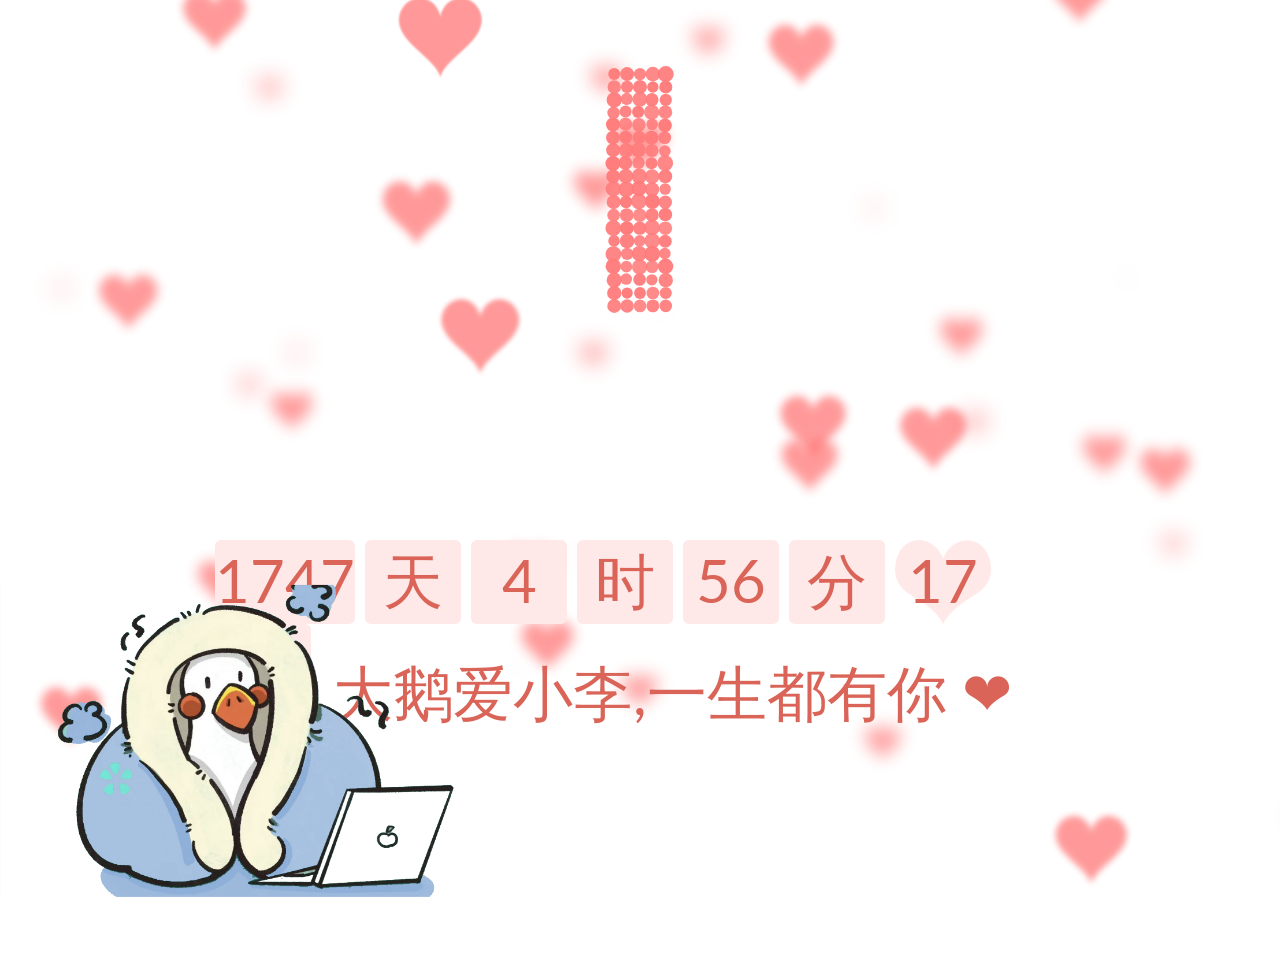
<file: index.html>
<!doctype html>
<html>
<head>
<meta charset="utf-8">
<title>大鹅爱小李</title>
<link rel="icon" href="favicon.ico" type ="image/x-icon">

<style>
body{
  overflow: hidden;
  margin: 0;
}
h1{
  position: fixed;
  top: 30%;
  left: 0;
  width: 100%;
  text-align: center;
  transform:translateY(-50%);
  font-family: 'Love Ya Like A Sister', cursive;
  font-size: 60px;
  color: #c70012;
  padding: 0 20px;
}
h1 span{
  position: fixed;
  left: 0;
  width: 100%;
  text-align: center;
margin-top:30px;
    font-size:40px;
}
</style>

<link href='http://fonts.googleapis.com/css?family=Lato:300,400' rel='stylesheet' type='text/css'>
<link rel='stylesheet prefetch'  href="css/csshake.min.css">
<style type="text/css">
*{margin:0;padding:0;list-style-type:none;}
a,img{border:0;}
body{font:12px/180% Arial, Helvetica, sans-serif, "新宋体"}
.clock{    
    color: #d96457;
    font-family: "Lato", sans-serif;
    position: absolute;
    top: 0;
    left: 0;
    right: 0;
    bottom: 0;
    margin: auto;}
.clock div{
  position:relative;
  float:left;
  background:#ffe8e8;
  border-radius:6px;
  min-width:96px;
  height:84px;
  line-height:80px;
  text-align:center;
  font-size:60px;
  margin:0px 5px;
}

.box {
	height: 200px;
	position: relative;
}
.chl_box {
	width: 860px;
	height: 100px;
	position: absolute;
	top: 30%;
	left: 0;
	right: 0;
	bottom: 0;
	margin: auto;
}
.des{
  color: #d96457;
    position: absolute;
    top: 75%;
    width: 100%;
    text-align: center;
    font-size: 60px;
    font-family: "Lato", sans-serif;
}
.e{
    border: 0;
    width: 500px;
    position: absolute;
    bottom: 10px;
}

</style>

<link rel="stylesheet" href="css/normalize.css">
<link rel="stylesheet" href="css/style.css" media="screen" type="text/css" />
</head>
<body>
  <div class="chl_box">
      <div class='clock'>
        <div class='d shake shake-slow'></div>
        <div class='shake-slow'>天</div>
        
        <div class='h shake shake-slow'></div>
        <div class='shake-slow'>时</div>
        
        <div class='m shake shake-slow'></div>
        <div class='shake-slow'>分</div>
        
        <div class='s shake shake-slow' style='background: url(img/hart.png);background-size: contain;'></div>
        <div class='shake-slow'>秒</div>
      </div>
  </div>
  <div class='des'>❤ 大鹅爱小李,一生都有你 ❤</div>
  <img class="e" src="img/e.png" alt="" srcset="">



<script src="js/jquery-1.7.2.js"></script>
<script src="js/index.js"></script>

<h1 id="h1"></h1>
<canvas class="canvas1"></canvas>

<script type="text/javascript">
  window.onload = function(){
      setInterval("toggleSound()",100);
  }
  function toggleSound() {
    var music = document.getElementById("vd");//获取ID  
    if (music.paused) { //判读是否播放  
        music.paused=false;
        music.play(); //没有就播放 
    }    
  }
</script>

<script>
var canvas = document.querySelector('.canvas1'),
 ctx = canvas.getContext("2d");

var ww,wh;

function onResize(){
  ww = canvas.width = window.innerWidth;
  wh = canvas.height = window.innerHeight;
}

ctx.strokeStyle = "red";
ctx.shadowBlur = 25;
ctx.shadowColor = "hsla(0, 100%, 60%,0.5)";

var precision = 100;
var hearts = [];
var mouseMoved = false;
function onMove(e){
  mouseMoved = true;
  if(e.type === "touchmove"){
    hearts.push(new Heart(e.touches[0].clientX, e.touches[0].clientY));
    hearts.push(new Heart(e.touches[0].clientX, e.touches[0].clientY));
  }
  else{
    hearts.push(new Heart(e.clientX, e.clientY));
    hearts.push(new Heart(e.clientX, e.clientY));
  }
}

var Heart = function(x,y){
  this.x = x || Math.random()*ww;
  this.y = y || Math.random()*wh;
  this.size = Math.random()*2 + 1;
  this.shadowBlur = Math.random() * 10;
  this.speedX = (Math.random()+0.2-0.6) * 8;
  this.speedY = (Math.random()+0.2-0.6) * 8;
  this.speedSize = Math.random()*0.05 + 0.01;
  this.opacity = 1;
  this.vertices = [];
  for (var i = 0; i < precision; i++) {
    var step = (i / precision - 0.5) * (Math.PI * 2);
    var vector = {
      x : (15 * Math.pow(Math.sin(step), 3)),
      y : -(13 * Math.cos(step) - 5 * Math.cos(2 * step) - 2 * Math.cos(3 * step) - Math.cos(4 * step)) 
    }
    this.vertices.push(vector);
  }
}

Heart.prototype.draw = function(){
  this.size -= this.speedSize;
  this.x += this.speedX;
  this.y += this.speedY;
  ctx.save();
  ctx.translate(-1000,this.y);
  ctx.scale(this.size, this.size);
  ctx.beginPath();
  for (var i = 0; i < precision; i++) {
    var vector = this.vertices[i];
    ctx.lineTo(vector.x, vector.y);
  }
  ctx.globalAlpha = this.size;
  ctx.shadowBlur = Math.round((3 - this.size) * 10);
  ctx.shadowColor = "hsla(0, 100%, 60%,0.5)";
  ctx.shadowOffsetX = this.x + 1000;
  ctx.globalCompositeOperation = "screen"
  ctx.closePath();
  ctx.fill()
  ctx.restore();
};


function render(a){
  requestAnimationFrame(render);

  hearts.push(new Heart())
  ctx.clearRect(0,0,ww,wh);
  for (var i = 0; i < hearts.length; i++) {
    hearts[i].draw();
    if(hearts[i].size <= 0){
      hearts.splice(i,1);
      i--;
    }
  }
}


onResize();
window.addEventListener("mousemove", onMove);
window.addEventListener("touchmove", onMove);
window.addEventListener("resize", onResize);
requestAnimationFrame(render);

window.onload=function starttime(){
        //show_date_time(h1,"2/22/2022 00:00:00");     
        ptimer = setTimeout(starttime,1000); // 添加计时器
}

    function time(obj,futimg){
        var nowtime = new Date().getTime(); // 现在时间转换为时间戳
        var futruetime =  new Date(futimg).getTime(); // 未来时间转换为时间戳
        var msec = futruetime-nowtime; // 毫秒 未来时间-现在时间
        var time = (msec/1000);  // 毫秒/1000
        var day = parseInt(time/86400); // 天  24*60*60*1000 
        var hour = parseInt(time/3600)-24*day;    // 小时 60*60 总小时数-过去的小时数=现在的小时数 
        var minute = parseInt(time%3600/60); // 分 -(day*24) 以60秒为一整份 取余 剩下秒数 秒数/60 就是分钟数
        var second = parseInt(time%60);  // 以60秒为一整份 取余 剩下秒数
        //obj.innerHTML="2022年"+"<br><span>愿你所念的人平安喜乐，<br>愿你所想的事顺心如意。<br>May the people I think of be safe and happy, <br>and may the things I think of be all right.</span>"
        return true;
    }
	
</script>


<audio id="vd" autoplay="autoplay" loop="loop" preload="auto"  src="http://music.163.com/song/media/outer/url?id=1851244378.mp3"></audio>

<canvas class="canvas"></canvas>
<div class="help"></div> 
<div class="ui">
  <input class="ui-input" type="text" />
  <span class="ui-return">↵</span>
</div>
<div class="overlay">
  <div class="tabs">
    <div class="tabs-labels"><span class="tabs-label">Commands</span><span class="tabs-label">Info</span><span class="tabs-label">Share</span></div>

    <div class="tabs-panels">
      <ul class="tabs-panel commands">
        <li class="commands-item"><span class="commands-item-title">Text</span><span class="commands-item-info" data-demo="Hello :)">Type anything</span><span class="commands-item-action">Demo</span></li>
        <li class="commands-item"><span class="commands-item-title">Countdown</span><span class="commands-item-info" data-demo="#countdown 10">#countdown<span class="commands-item-mode">number</span></span><span class="commands-item-action">Demo</span></li>
        <li class="commands-item"><span class="commands-item-title">Time</span><span class="commands-item-info" data-demo="#time">#time</span><span class="commands-item-action">Demo</span></li>
        <li class="commands-item"><span class="commands-item-title">Rectangle</span><span class="commands-item-info" data-demo="#rectangle 30x15">#rectangle<span class="commands-item-mode">width x height</span></span><span class="commands-item-action">Demo</span></li>
        <li class="commands-item"><span class="commands-item-title">Circle</span><span class="commands-item-info" data-demo="#circle 25">#circle<span class="commands-item-mode">diameter</span></span><span class="commands-item-action">Demo</span></li>

        <li class="commands-item commands-item--gap"><span class="commands-item-title">Animate</span><span class="commands-item-info" data-demo="The time is|#time|#countdown 3|#icon thumbs-up"><span class="commands-item-mode">command1</span>&nbsp;|<span class="commands-item-mode">command2</span></span><span class="commands-item-action">Demo</span></li>
      </ul>

      <div class="tabs-panel ui-details">
        <div class="ui-details-content">
          <h1>Shape Shifter</h1>
        </div>
      </div>

      <div class="tabs-panel ui-share">
        <div class="ui-share-content">
          <h1>Sharing</h1>
          <p>Simply add <em>?a=</em> to the current URL to share any static or animated text. Examples:</p>
        </div>
      </div>
    </div>
  </div>
</div>

<script src="js/index2.js"></script>
<div style="text-align:center;margin:50px 0; font:normal 14px/24px 'MicroSoft YaHei';">
</div>

</body>
</html>
</file>
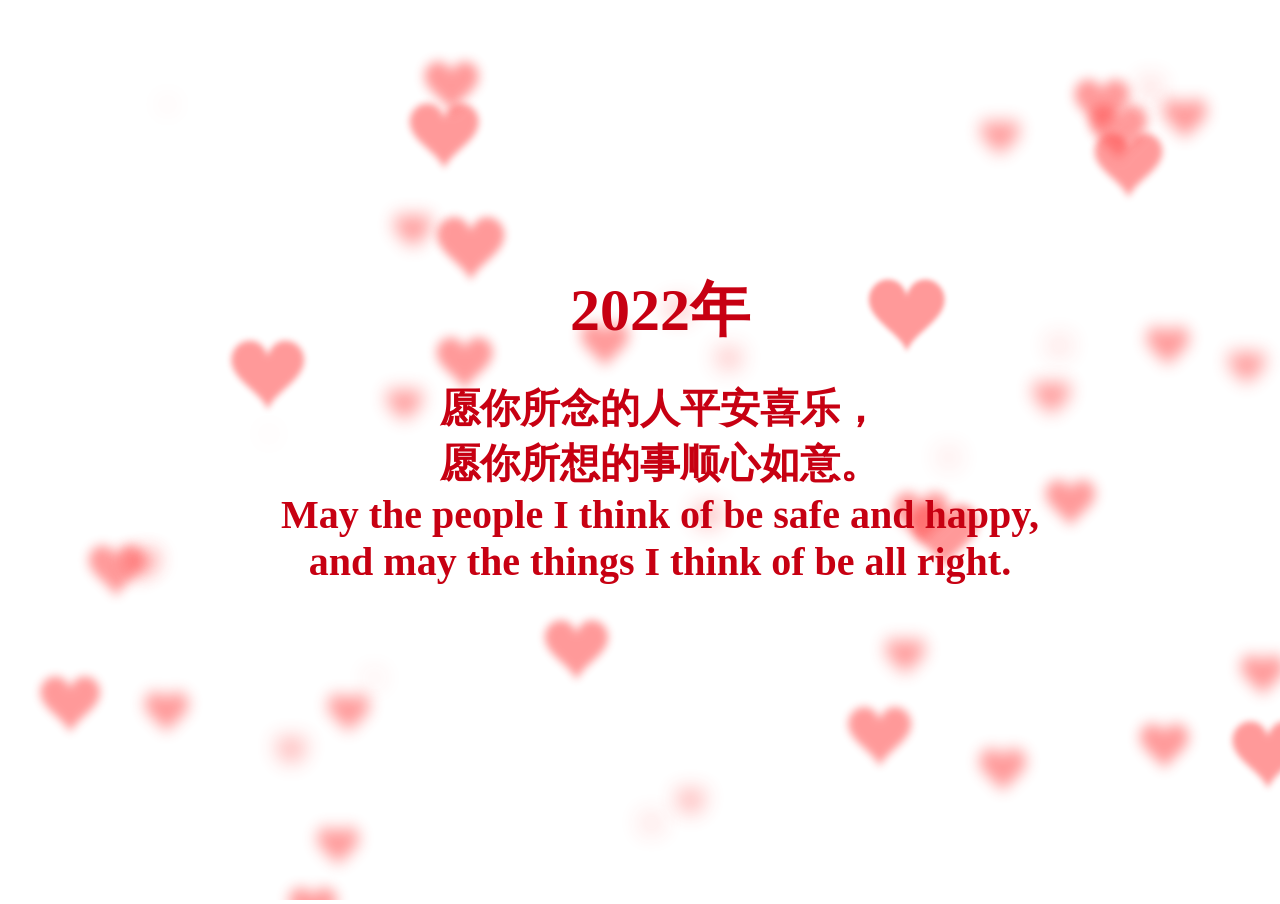
<file: linlin.html>
<!doctype html>
<html>
<head>
<meta charset="utf-8">
<title>新年快乐</title><!-- 这是网页标题 -->
<style>
body{
  overflow: hidden;
  margin: 0;
}
h1{
  position: fixed;
  top: 30%;
  left: 0;
  width: 100%;
  text-align: center;
  transform:translateY(-50%);
  font-family: 'Love Ya Like A Sister', cursive;
  font-size: 60px;
  color: #c70012;
  padding: 0 20px;
}
h1 span{
  position: fixed;
  left: 0;
  width: 100%;
  text-align: center;
margin-top:30px;
    font-size:40px;
}
</style>

</head>
<body>
<h1 id="h1"></h1>
<canvas></canvas> <!--canvas 画布-->

<script>
var canvas = document.querySelector("canvas"),
  ctx = canvas.getContext("2d");

var ww,wh;

function onResize(){
  ww = canvas.width = window.innerWidth;
  wh = canvas.height = window.innerHeight;
}

ctx.strokeStyle = "red";
ctx.shadowBlur = 25;
ctx.shadowColor = "hsla(0, 100%, 60%,0.5)";

var precision = 100;
var hearts = [];
var mouseMoved = false;
function onMove(e){
  mouseMoved = true;
  if(e.type === "touchmove"){
    hearts.push(new Heart(e.touches[0].clientX, e.touches[0].clientY));
    hearts.push(new Heart(e.touches[0].clientX, e.touches[0].clientY));
  }
  else{
    hearts.push(new Heart(e.clientX, e.clientY));
    hearts.push(new Heart(e.clientX, e.clientY));
  }
}

var Heart = function(x,y){
  this.x = x || Math.random()*ww;
  this.y = y || Math.random()*wh;
  this.size = Math.random()*2 + 1;
  this.shadowBlur = Math.random() * 10;
  this.speedX = (Math.random()+0.2-0.6) * 8;
  this.speedY = (Math.random()+0.2-0.6) * 8;
  this.speedSize = Math.random()*0.05 + 0.01;
  this.opacity = 1;
  this.vertices = [];
  for (var i = 0; i < precision; i++) {
    var step = (i / precision - 0.5) * (Math.PI * 2);
    var vector = {
      x : (15 * Math.pow(Math.sin(step), 3)),
      y : -(13 * Math.cos(step) - 5 * Math.cos(2 * step) - 2 * Math.cos(3 * step) - Math.cos(4 * step)) 
    }
    this.vertices.push(vector);
  }
}

Heart.prototype.draw = function(){
  this.size -= this.speedSize;
  this.x += this.speedX;
  this.y += this.speedY;
  ctx.save();
  ctx.translate(-1000,this.y);
  ctx.scale(this.size, this.size);
  ctx.beginPath();
  for (var i = 0; i < precision; i++) {
    var vector = this.vertices[i];
    ctx.lineTo(vector.x, vector.y);
  }
  ctx.globalAlpha = this.size;
  ctx.shadowBlur = Math.round((3 - this.size) * 10);
  ctx.shadowColor = "hsla(0, 100%, 60%,0.5)";
  ctx.shadowOffsetX = this.x + 1000;
  ctx.globalCompositeOperation = "screen"
  ctx.closePath();
  ctx.fill()
  ctx.restore();
};


function render(a){
  requestAnimationFrame(render);

  hearts.push(new Heart())
  ctx.clearRect(0,0,ww,wh);
  for (var i = 0; i < hearts.length; i++) {
    hearts[i].draw();
    if(hearts[i].size <= 0){
      hearts.splice(i,1);
      i--;
    }
  }
}


onResize();
window.addEventListener("mousemove", onMove);
window.addEventListener("touchmove", onMove);
window.addEventListener("resize", onResize);
requestAnimationFrame(render);

window.onload=function starttime(){
        time(h1,'2022/1/1');     // 2021年春节时间
        ptimer = setTimeout(starttime,1000); // 添加计时器
}

    function time(obj,futimg){
        var nowtime = new Date().getTime(); // 现在时间转换为时间戳
        var futruetime =  new Date(futimg).getTime(); // 未来时间转换为时间戳
        var msec = futruetime-nowtime; // 毫秒 未来时间-现在时间
        var time = (msec/1000);  // 毫秒/1000
        var day = parseInt(time/86400); // 天  24*60*60*1000 
        var hour = parseInt(time/3600)-24*day;    // 小时 60*60 总小时数-过去的小时数=现在的小时数 
        var minute = parseInt(time%3600/60); // 分 -(day*24) 以60秒为一整份 取余 剩下秒数 秒数/60 就是分钟数
        var second = parseInt(time%60);  // 以60秒为一整份 取余 剩下秒数
        obj.innerHTML="2022年"+"<br><span>愿你所念的人平安喜乐，<br>愿你所想的事顺心如意。<br>May the people I think of be safe and happy, <br>and may the things I think of be all right.</span>"
        return true;
    }
</script>
<audio autoplay="autoplay" loop="loop" preload="auto"     src="http://music.163.com/song/media/outer/url?id=1851244378.mp3">       
</audio>
</body>
</html>
</file>
<file: css/style.css>
body {
  font-family: "Avenir", "Helvetica Neue", Helvetica, Arial, sans-serif;
  /* background: #79a8ae; */
  color: #666;
  font-size: 16px;
  line-height: 1.5em;
}
.canvas{
  position: absolute;
  top: -260px;
  left: 0;
  right: 0;
  bottom: 0;
}

h1 {
  color: #111;
  margin: 0 0 12px 0;
  font-size: 24px;
  line-height: 1.5em;
}

p {
  margin: 0 0 10x 0;
}

a {
  color: #888;
  text-decoration: none;
  border-bottom: 1px solid #ccc;
}

a:hover {
  border-bottom-color: #888;
}

body,
.overlay {
  -webkit-perspective: 1000;
  -webkit-perspective-origin-y: 25%;
}

.body--ready {
  /* Ideas
  background: -webkit-linear-gradient(top, #e2b986 -10%, #241c35 140%);
  background: -webkit-linear-gradient(top, #c97369 -40%, #241c35 130%);
  background: -webkit-linear-gradient(top, #fac4c4 -10%, #606386 140%);
  background: -webkit-linear-gradient(top, #519ab0 0%, #414A6D 110%);
  background: -webkit-linear-gradient(top, rgb(129, 0, 170) 0%, rgb(43, 4, 114) 110%);
  background: -webkit-linear-gradient(top, rgb(163, 235, 189) 0%, rgb(16, 93, 145) 110%);
  background: -webkit-linear-gradient(top, rgb(165, 103, 189) 0%, rgb(75, 233, 214) 120%);
  */

  /* background: -webkit-linear-gradient(top, rgb(203, 235, 219) 0%, rgb(55, 148, 192) 120%);
  background: -moz-linear-gradient(top, rgb(203, 235, 219) 0%, rgb(55, 148, 192) 120%);
  background: -o-linear-gradient(top, rgb(203, 235, 219) 0%, rgb(55, 148, 192) 120%);
  background: -ms-linear-gradient(top, rgb(203, 235, 219) 0%, rgb(55, 148, 192) 120%);
  background: linear-gradient(top, rgb(203, 235, 219) 0%, rgb(55, 148, 192) 120%); */
}

.body--ready .overlay {
  -webkit-transition: -webkit-transform 0.7s cubic-bezier(0.694, 0.0482, 0.335, 1),
                      opacity 0.7s cubic-bezier(0.694, 0.0482, 0.335, 1);
  -moz-transition: -moz-transform 0.7s cubic-bezier(0.694, 0.0482, 0.335, 1),
                      opacity 0.7s cubic-bezier(0.694, 0.0482, 0.335, 1);
  -ms-transition: -ms-transform 0.7s cubic-bezier(0.694, 0.0482, 0.335, 1),
                      opacity 0.7s cubic-bezier(0.694, 0.0482, 0.335, 1);
  -o-transition: -o-transform 0.7s cubic-bezier(0.694, 0.0482, 0.335, 1),
                      opacity 0.7s cubic-bezier(0.694, 0.0482, 0.335, 1);
  transition: transform 0.7s cubic-bezier(0.694, 0.0482, 0.335, 1),
                      opacity 0.7s cubic-bezier(0.694, 0.0482, 0.335, 1);
}


.ui {
  position: absolute;
  left: 50%;
  bottom: 5%;
  width: 300px;
  margin-left: -150px;
  display:none;
}

.ui-input {
  width: 100%;
  height: 50px;
  background: none;
  font-size: 24px;
  font-weight: bold;
  color: #fff;
  text-align: center;
  border: none;
  border-bottom: 2px solid white;
}

.ui-input:focus {
  outline: none;
  border: none;
  border-bottom: 2px solid white;
}

.ui-return {
  display: none;
  position: absolute;
  top: 20px;
  right: 0;
  padding: 3px 2px 0 2px;
  font-size: 10px;
  line-height: 10px;
  color: #fff;
  border: 1px solid #fff;
}

.ui--enter .ui-return {
  display: block;
}

.ui--wide {
  width: 76%;
  margin-left: 12%;
  left: 0;
}

.ui--wide .ui-return {
  right: -20px;
}

.help {
  display:none;
  position: absolute;
  top: 40px;
  right: 40px;
  width: 25px;
  height: 25px;
  text-align: center;
  font-size: 13px;
  line-height: 27px;
  font-weight: bold;
  cursor: pointer;
  background: #fff;
  color: #79a8ae;
  opacity: .9;

  -webkit-transition: opacity 0.1s cubic-bezier(0.694, 0.0482, 0.335, 1);
  -moz-transition: opacity 0.1s cubic-bezier(0.694, 0.0482, 0.335, 1);
  -ms-transition: opacity 0.1s cubic-bezier(0.694, 0.0482, 0.335, 1);
  -o-transition: opacity 0.1s cubic-bezier(0.694, 0.0482, 0.335, 1);
  transition: opacity 0.1s cubic-bezier(0.694, 0.0482, 0.335, 1);
}

.help:hover {
  opacity: 1;
}

.overlay {
  position: absolute;
  top: 50%;
  left: 50%;
  width: 550px;
  height: 490px;
  margin: -260px 0 0 -275px;
  opacity: 0;

  -webkit-transform: rotateY(90deg);
  -moz-transform: rotateY(90deg);
  -ms-transform: rotateY(90deg);
  -o-transform: rotateY(90deg);
  transform: rotateY(90deg);
}

.overlay--visible {
  opacity: 1;

  -webkit-transform: rotateY(0);
  -moz-transform: rotateY(0);
  -ms-transform: rotateY(0);
  -o-transform: rotateY(0);
  transform: rotateY(0);
}

.ui-share,
.ui-details {
  opacity: .9;
  background: #fff;
  z-index: 2;
}

.ui-details-content,
.ui-share-content {
  padding: 100px 50px;
}

.commands {
  margin: 0;
  padding: 0;
  list-style: none;
  cursor: pointer;
}

.commands-item {
  font-size: 12px;
  line-height: 22px;
  font-weight: bold;
  text-transform: uppercase;
  letter-spacing: 1px;
  padding: 20px;
  background: #fff;
  margin-top: 1px;
  color: #333;
  opacity: .9;

  -webkit-transition: -webkit-transform 0.7s cubic-bezier(0.694, 0.0482, 0.335, 1),
                      opacity 0.1s cubic-bezier(0.694, 0.0482, 0.335, 1);
  -moz-transition: -moz-transform 0.1s cubic-bezier(0.694, 0.0482, 0.335, 1),
                      opacity 0.1s cubic-bezier(0.694, 0.0482, 0.335, 1);
  -ms-transition: -ms-transform 0.1s cubic-bezier(0.694, 0.0482, 0.335, 1),
                      opacity 0.1s cubic-bezier(0.694, 0.0482, 0.335, 1);
  -o-transition: -o-transform 0.1s cubic-bezier(0.694, 0.0482, 0.335, 1),
                      opacity 0.1s cubic-bezier(0.694, 0.0482, 0.335, 1);
  transition: transform 0.1s cubic-bezier(0.694, 0.0482, 0.335, 1),
                      opacity 0.1s cubic-bezier(0.694, 0.0482, 0.335, 1);
}

.commands-item--gap {
  margin-top: 9px;
}

.commands-item:hover {
  opacity: 1;
}

.commands-item:hover .commands-item-action {
  background: #333;
}

.commands-item a {
  display: inline-block;
}

.commands-item-mode {
  display: inline-block;
  margin-left: 3px;
  font-style: italic;
  color: #ccc;
}

.commands-item-title {
  display: inline-block;
  width: 150px;
}

.commands-item-info {
  display: inline-block;
  width: 300px;
  font-size: 14px;
  text-transform: none;
  letter-spacing: 0;
  font-weight: normal;
  color: #aaa;
}

.commands-item-action {
  display: inline-block;
  float: right;
  margin-top: 3px;
  text-transform: uppercase;
  font-size: 10px;
  line-height: 10px;
  color: #fff;
  background: #90c9d1;
  padding: 5px 10px 4px 10px;
  border-radius: 3px;
}

.commands-item:first-child {
  margin-top: 0;
}

.twitter-share {
  position: absolute;
  top: 4px;
  right: 20px;
}


.tabs-labels {
  margin-bottom: 9px;
}

.tabs-label {
  display: inline-block;
  background: #fff;
  padding: 10px 20px;
  font-size: 12px;
  line-height: 22px;
  font-weight: bold;
  text-transform: uppercase;
  letter-spacing: 1px;
  color: #333;
  opacity: .5;
  cursor: pointer;
  margin-right: 2px;

  -webkit-transition: opacity 0.1s cubic-bezier(0.694, 0.0482, 0.335, 1);
  -moz-transition: opacity 0.1s cubic-bezier(0.694, 0.0482, 0.335, 1);
  -ms-transition: opacity 0.1s cubic-bezier(0.694, 0.0482, 0.335, 1);
  -o-transition: opacity 0.1s cubic-bezier(0.694, 0.0482, 0.335, 1);
  transition: opacity 0.1s cubic-bezier(0.694, 0.0482, 0.335, 1);
}

.tabs-label:hover {
  opacity: .9;
}

.tabs-label--active {
  opacity: .9;
}

.tabs-panel {
  display: none;
}

.tabs-panel--active {
  display: block;
}

.tab-panel {
  position: absolute;
  top: 0;
  left: 0;
  width: 100%;
}

.touch .ui-input {
  display: none;
}
</file>
<file: css/csshake.min.css>
.shake {
	display: inline-block;
	-webkit-transform-origin: center center;
	-ms-transform-origin: center center;
	transform-origin: center center
}
.shake:hover {
	-webkit-animation-name: shake-base;
	-ms-animation-name: shake-base;
	animation-name: shake-base;
	-webkit-animation-duration: 100ms;
	-ms-animation-duration: 100ms;
	animation-duration: 100ms;
	-webkit-animation-iteration-count: infinite;
	-ms-animation-iteration-count: infinite;
	animation-iteration-count: infinite;
	-webkit-animation-timing-function: ease-in-out;
	-ms-animation-timing-function: ease-in-out;
	animation-timing-function: ease-in-out;
	-webkit-animation-delay: 0s;
	-ms-animation-delay: 0s;
	animation-delay: 0s;
	-webkit-animation-play-state: running;
	-ms-animation-play-state: running;
	animation-play-state: running
}
.shake.freez {
	-webkit-animation-play-state: paused !important;
	-ms-animation-play-state: paused !important;
	animation-play-state: paused !important
}
.shake.freez.shake-hard {
	-webkit-animation-name: shake-hard;
	-ms-animation-name: shake-hard;
	animation-name: shake-hard;
	-webkit-animation-duration: 100ms;
	-ms-animation-duration: 100ms;
	animation-duration: 100ms;
	-webkit-animation-iteration-count: infinite;
	-ms-animation-iteration-count: infinite;
	animation-iteration-count: infinite;
	-webkit-animation-timing-function: ease-in-out;
	-ms-animation-timing-function: ease-in-out;
	animation-timing-function: ease-in-out;
	-webkit-animation-delay: 0s;
	-ms-animation-delay: 0s;
	animation-delay: 0s;
	-webkit-animation-play-state: running;
	-ms-animation-play-state: running;
	animation-play-state: running
}
.shake.freez.shake-slow {
	-webkit-animation-name: shake-slow;
	-ms-animation-name: shake-slow;
	animation-name: shake-slow;
	-webkit-animation-duration: 5s;
	-ms-animation-duration: 5s;
	animation-duration: 5s;
	-webkit-animation-iteration-count: infinite;
	-ms-animation-iteration-count: infinite;
	animation-iteration-count: infinite;
	-webkit-animation-timing-function: ease-in-out;
	-ms-animation-timing-function: ease-in-out;
	animation-timing-function: ease-in-out;
	-webkit-animation-delay: 0s;
	-ms-animation-delay: 0s;
	animation-delay: 0s;
	-webkit-animation-play-state: running;
	-ms-animation-play-state: running;
	animation-play-state: running
}
.shake.freez.shake-little {
	-webkit-animation-name: shake-little;
	-ms-animation-name: shake-little;
	animation-name: shake-little;
	-webkit-animation-duration: 100ms;
	-ms-animation-duration: 100ms;
	animation-duration: 100ms;
	-webkit-animation-iteration-count: infinite;
	-ms-animation-iteration-count: infinite;
	animation-iteration-count: infinite;
	-webkit-animation-timing-function: ease-in-out;
	-ms-animation-timing-function: ease-in-out;
	animation-timing-function: ease-in-out;
	-webkit-animation-delay: 0s;
	-ms-animation-delay: 0s;
	animation-delay: 0s;
	-webkit-animation-play-state: running;
	-ms-animation-play-state: running;
	animation-play-state: running
}
.shake.freez.shake-horizontal {
	-webkit-animation-name: shake-horizontal;
	-ms-animation-name: shake-horizontal;
	animation-name: shake-horizontal;
	-webkit-animation-duration: 100ms;
	-ms-animation-duration: 100ms;
	animation-duration: 100ms;
	-webkit-animation-iteration-count: infinite;
	-ms-animation-iteration-count: infinite;
	animation-iteration-count: infinite;
	-webkit-animation-timing-function: ease-in-out;
	-ms-animation-timing-function: ease-in-out;
	animation-timing-function: ease-in-out;
	-webkit-animation-delay: 0s;
	-ms-animation-delay: 0s;
	animation-delay: 0s;
	-webkit-animation-play-state: running;
	-ms-animation-play-state: running;
	animation-play-state: running
}
.shake.freez.shake-vertical {
	-webkit-animation-name: shake-vertical;
	-ms-animation-name: shake-vertical;
	animation-name: shake-vertical;
	-webkit-animation-duration: 100ms;
	-ms-animation-duration: 100ms;
	animation-duration: 100ms;
	-webkit-animation-iteration-count: infinite;
	-ms-animation-iteration-count: infinite;
	animation-iteration-count: infinite;
	-webkit-animation-timing-function: ease-in-out;
	-ms-animation-timing-function: ease-in-out;
	animation-timing-function: ease-in-out;
	-webkit-animation-delay: 0s;
	-ms-animation-delay: 0s;
	animation-delay: 0s;
	-webkit-animation-play-state: running;
	-ms-animation-play-state: running;
	animation-play-state: running
}
.shake.freez.shake-rotate {
	-webkit-animation-name: shake-rotate;
	-ms-animation-name: shake-rotate;
	animation-name: shake-rotate;
	-webkit-animation-duration: 100ms;
	-ms-animation-duration: 100ms;
	animation-duration: 100ms;
	-webkit-animation-iteration-count: infinite;
	-ms-animation-iteration-count: infinite;
	animation-iteration-count: infinite;
	-webkit-animation-timing-function: ease-in-out;
	-ms-animation-timing-function: ease-in-out;
	animation-timing-function: ease-in-out;
	-webkit-animation-delay: 0s;
	-ms-animation-delay: 0s;
	animation-delay: 0s;
	-webkit-animation-play-state: running;
	-ms-animation-play-state: running;
	animation-play-state: running
}
.shake.freez.shake-opacity {
	-webkit-animation-name: shake-opacity;
	-ms-animation-name: shake-opacity;
	animation-name: shake-opacity;
	-webkit-animation-duration: 200ms;
	-ms-animation-duration: 200ms;
	animation-duration: 200ms;
	-webkit-animation-iteration-count: infinite;
	-ms-animation-iteration-count: infinite;
	animation-iteration-count: infinite;
	-webkit-animation-timing-function: ease-in-out;
	-ms-animation-timing-function: ease-in-out;
	animation-timing-function: ease-in-out;
	-webkit-animation-delay: 0s;
	-ms-animation-delay: 0s;
	animation-delay: 0s;
	-webkit-animation-play-state: running;
	-ms-animation-play-state: running;
	animation-play-state: running
}
.shake.freez.shake-crazy {
	-webkit-animation-name: shake-crazy;
	-ms-animation-name: shake-crazy;
	animation-name: shake-crazy;
	-webkit-animation-duration: 100ms;
	-ms-animation-duration: 100ms;
	animation-duration: 100ms;
	-webkit-animation-iteration-count: infinite;
	-ms-animation-iteration-count: infinite;
	animation-iteration-count: infinite;
	-webkit-animation-timing-function: ease-in-out;
	-ms-animation-timing-function: ease-in-out;
	animation-timing-function: ease-in-out;
	-webkit-animation-delay: 0s;
	-ms-animation-delay: 0s;
	animation-delay: 0s;
	-webkit-animation-play-state: running;
	-ms-animation-play-state: running;
	animation-play-state: running
}
.shake.freez:hover {
	-webkit-animation-play-state: running !important;
	-ms-animation-play-state: running !important;
	animation-play-state: running !important
}
.shake.shake-hard:hover {
	-webkit-animation-name: shake-hard;
	-ms-animation-name: shake-hard;
	animation-name: shake-hard;
	-webkit-animation-duration: 100ms;
	-ms-animation-duration: 100ms;
	animation-duration: 100ms;
	-webkit-animation-iteration-count: infinite;
	-ms-animation-iteration-count: infinite;
	animation-iteration-count: infinite;
	-webkit-animation-timing-function: ease-in-out;
	-ms-animation-timing-function: ease-in-out;
	animation-timing-function: ease-in-out;
	-webkit-animation-delay: 0s;
	-ms-animation-delay: 0s;
	animation-delay: 0s;
	-webkit-animation-play-state: running;
	-ms-animation-play-state: running;
	animation-play-state: running
}
.shake.shake-slow:hover {
	-webkit-animation-name: shake-slow;
	-ms-animation-name: shake-slow;
	animation-name: shake-slow;
	-webkit-animation-duration: 5s;
	-ms-animation-duration: 5s;
	animation-duration: 5s;
	-webkit-animation-iteration-count: infinite;
	-ms-animation-iteration-count: infinite;
	animation-iteration-count: infinite;
	-webkit-animation-timing-function: ease-in-out;
	-ms-animation-timing-function: ease-in-out;
	animation-timing-function: ease-in-out;
	-webkit-animation-delay: 0s;
	-ms-animation-delay: 0s;
	animation-delay: 0s;
	-webkit-animation-play-state: running;
	-ms-animation-play-state: running;
	animation-play-state: running
}
.shake.shake-little:hover {
	-webkit-animation-name: shake-little;
	-ms-animation-name: shake-little;
	animation-name: shake-little;
	-webkit-animation-duration: 100ms;
	-ms-animation-duration: 100ms;
	animation-duration: 100ms;
	-webkit-animation-iteration-count: infinite;
	-ms-animation-iteration-count: infinite;
	animation-iteration-count: infinite;
	-webkit-animation-timing-function: ease-in-out;
	-ms-animation-timing-function: ease-in-out;
	animation-timing-function: ease-in-out;
	-webkit-animation-delay: 0s;
	-ms-animation-delay: 0s;
	animation-delay: 0s;
	-webkit-animation-play-state: running;
	-ms-animation-play-state: running;
	animation-play-state: running
}
.shake.shake-horizontal:hover {
	-webkit-animation-name: shake-horizontal;
	-ms-animation-name: shake-horizontal;
	animation-name: shake-horizontal;
	-webkit-animation-duration: 100ms;
	-ms-animation-duration: 100ms;
	animation-duration: 100ms;
	-webkit-animation-iteration-count: infinite;
	-ms-animation-iteration-count: infinite;
	animation-iteration-count: infinite;
	-webkit-animation-timing-function: ease-in-out;
	-ms-animation-timing-function: ease-in-out;
	animation-timing-function: ease-in-out;
	-webkit-animation-delay: 0s;
	-ms-animation-delay: 0s;
	animation-delay: 0s;
	-webkit-animation-play-state: running;
	-ms-animation-play-state: running;
	animation-play-state: running
}
.shake.shake-vertical:hover {
	-webkit-animation-name: shake-vertical;
	-ms-animation-name: shake-vertical;
	animation-name: shake-vertical;
	-webkit-animation-duration: 100ms;
	-ms-animation-duration: 100ms;
	animation-duration: 100ms;
	-webkit-animation-iteration-count: infinite;
	-ms-animation-iteration-count: infinite;
	animation-iteration-count: infinite;
	-webkit-animation-timing-function: ease-in-out;
	-ms-animation-timing-function: ease-in-out;
	animation-timing-function: ease-in-out;
	-webkit-animation-delay: 0s;
	-ms-animation-delay: 0s;
	animation-delay: 0s;
	-webkit-animation-play-state: running;
	-ms-animation-play-state: running;
	animation-play-state: running
}
.shake.shake-rotate:hover {
	-webkit-animation-name: shake-rotate;
	-ms-animation-name: shake-rotate;
	animation-name: shake-rotate;
	-webkit-animation-duration: 100ms;
	-ms-animation-duration: 100ms;
	animation-duration: 100ms;
	-webkit-animation-iteration-count: infinite;
	-ms-animation-iteration-count: infinite;
	animation-iteration-count: infinite;
	-webkit-animation-timing-function: ease-in-out;
	-ms-animation-timing-function: ease-in-out;
	animation-timing-function: ease-in-out;
	-webkit-animation-delay: 0s;
	-ms-animation-delay: 0s;
	animation-delay: 0s;
	-webkit-animation-play-state: running;
	-ms-animation-play-state: running;
	animation-play-state: running
}
.shake.shake-opacity:hover {
	-webkit-animation-name: shake-opacity;
	-ms-animation-name: shake-opacity;
	animation-name: shake-opacity;
	-webkit-animation-duration: 200ms;
	-ms-animation-duration: 200ms;
	animation-duration: 200ms;
	-webkit-animation-iteration-count: infinite;
	-ms-animation-iteration-count: infinite;
	animation-iteration-count: infinite;
	-webkit-animation-timing-function: ease-in-out;
	-ms-animation-timing-function: ease-in-out;
	animation-timing-function: ease-in-out;
	-webkit-animation-delay: 0s;
	-ms-animation-delay: 0s;
	animation-delay: 0s;
	-webkit-animation-play-state: running;
	-ms-animation-play-state: running;
	animation-play-state: running
}
.shake.shake-crazy:hover {
	-webkit-animation-name: shake-crazy;
	-ms-animation-name: shake-crazy;
	animation-name: shake-crazy;
	-webkit-animation-duration: 100ms;
	-ms-animation-duration: 100ms;
	animation-duration: 100ms;
	-webkit-animation-iteration-count: infinite;
	-ms-animation-iteration-count: infinite;
	animation-iteration-count: infinite;
	-webkit-animation-timing-function: ease-in-out;
	-ms-animation-timing-function: ease-in-out;
	animation-timing-function: ease-in-out;
	-webkit-animation-delay: 0s;
	-ms-animation-delay: 0s;
	animation-delay: 0s;
	-webkit-animation-play-state: running;
	-ms-animation-play-state: running;
	animation-play-state: running
}
.shake.shake-constant {
	-webkit-animation-name: shake-base;
	-ms-animation-name: shake-base;
	animation-name: shake-base;
	-webkit-animation-duration: 100ms;
	-ms-animation-duration: 100ms;
	animation-duration: 100ms;
	-webkit-animation-iteration-count: infinite;
	-ms-animation-iteration-count: infinite;
	animation-iteration-count: infinite;
	-webkit-animation-timing-function: ease-in-out;
	-ms-animation-timing-function: ease-in-out;
	animation-timing-function: ease-in-out;
	-webkit-animation-delay: 0s;
	-ms-animation-delay: 0s;
	animation-delay: 0s;
	-webkit-animation-play-state: running;
	-ms-animation-play-state: running;
	animation-play-state: running
}
.shake.shake-constant.shake-hard {
	-webkit-animation-name: shake-hard;
	-ms-animation-name: shake-hard;
	animation-name: shake-hard;
	-webkit-animation-duration: 100ms;
	-ms-animation-duration: 100ms;
	animation-duration: 100ms;
	-webkit-animation-iteration-count: infinite;
	-ms-animation-iteration-count: infinite;
	animation-iteration-count: infinite;
	-webkit-animation-timing-function: ease-in-out;
	-ms-animation-timing-function: ease-in-out;
	animation-timing-function: ease-in-out;
	-webkit-animation-delay: 0s;
	-ms-animation-delay: 0s;
	animation-delay: 0s;
	-webkit-animation-play-state: running;
	-ms-animation-play-state: running;
	animation-play-state: running
}
.shake.shake-constant.shake-slow {
	-webkit-animation-name: shake-slow;
	-ms-animation-name: shake-slow;
	animation-name: shake-slow;
	-webkit-animation-duration: 5s;
	-ms-animation-duration: 5s;
	animation-duration: 5s;
	-webkit-animation-iteration-count: infinite;
	-ms-animation-iteration-count: infinite;
	animation-iteration-count: infinite;
	-webkit-animation-timing-function: ease-in-out;
	-ms-animation-timing-function: ease-in-out;
	animation-timing-function: ease-in-out;
	-webkit-animation-delay: 0s;
	-ms-animation-delay: 0s;
	animation-delay: 0s;
	-webkit-animation-play-state: running;
	-ms-animation-play-state: running;
	animation-play-state: running
}
.shake.shake-constant.shake-little {
	-webkit-animation-name: shake-little;
	-ms-animation-name: shake-little;
	animation-name: shake-little;
	-webkit-animation-duration: 100ms;
	-ms-animation-duration: 100ms;
	animation-duration: 100ms;
	-webkit-animation-iteration-count: infinite;
	-ms-animation-iteration-count: infinite;
	animation-iteration-count: infinite;
	-webkit-animation-timing-function: ease-in-out;
	-ms-animation-timing-function: ease-in-out;
	animation-timing-function: ease-in-out;
	-webkit-animation-delay: 0s;
	-ms-animation-delay: 0s;
	animation-delay: 0s;
	-webkit-animation-play-state: running;
	-ms-animation-play-state: running;
	animation-play-state: running
}
.shake.shake-constant.shake-horizontal {
	-webkit-animation-name: shake-horizontal;
	-ms-animation-name: shake-horizontal;
	animation-name: shake-horizontal;
	-webkit-animation-duration: 100ms;
	-ms-animation-duration: 100ms;
	animation-duration: 100ms;
	-webkit-animation-iteration-count: infinite;
	-ms-animation-iteration-count: infinite;
	animation-iteration-count: infinite;
	-webkit-animation-timing-function: ease-in-out;
	-ms-animation-timing-function: ease-in-out;
	animation-timing-function: ease-in-out;
	-webkit-animation-delay: 0s;
	-ms-animation-delay: 0s;
	animation-delay: 0s;
	-webkit-animation-play-state: running;
	-ms-animation-play-state: running;
	animation-play-state: running
}
.shake.shake-constant.shake-vertical {
	-webkit-animation-name: shake-vertical;
	-ms-animation-name: shake-vertical;
	animation-name: shake-vertical;
	-webkit-animation-duration: 100ms;
	-ms-animation-duration: 100ms;
	animation-duration: 100ms;
	-webkit-animation-iteration-count: infinite;
	-ms-animation-iteration-count: infinite;
	animation-iteration-count: infinite;
	-webkit-animation-timing-function: ease-in-out;
	-ms-animation-timing-function: ease-in-out;
	animation-timing-function: ease-in-out;
	-webkit-animation-delay: 0s;
	-ms-animation-delay: 0s;
	animation-delay: 0s;
	-webkit-animation-play-state: running;
	-ms-animation-play-state: running;
	animation-play-state: running
}
.shake.shake-constant.shake-rotate {
	-webkit-animation-name: shake-rotate;
	-ms-animation-name: shake-rotate;
	animation-name: shake-rotate;
	-webkit-animation-duration: 100ms;
	-ms-animation-duration: 100ms;
	animation-duration: 100ms;
	-webkit-animation-iteration-count: infinite;
	-ms-animation-iteration-count: infinite;
	animation-iteration-count: infinite;
	-webkit-animation-timing-function: ease-in-out;
	-ms-animation-timing-function: ease-in-out;
	animation-timing-function: ease-in-out;
	-webkit-animation-delay: 0s;
	-ms-animation-delay: 0s;
	animation-delay: 0s;
	-webkit-animation-play-state: running;
	-ms-animation-play-state: running;
	animation-play-state: running
}
.shake.shake-constant.shake-opacity {
	-webkit-animation-name: shake-opacity;
	-ms-animation-name: shake-opacity;
	animation-name: shake-opacity;
	-webkit-animation-duration: 200ms;
	-ms-animation-duration: 200ms;
	animation-duration: 200ms;
	-webkit-animation-iteration-count: infinite;
	-ms-animation-iteration-count: infinite;
	animation-iteration-count: infinite;
	-webkit-animation-timing-function: ease-in-out;
	-ms-animation-timing-function: ease-in-out;
	animation-timing-function: ease-in-out;
	-webkit-animation-delay: 0s;
	-ms-animation-delay: 0s;
	animation-delay: 0s;
	-webkit-animation-play-state: running;
	-ms-animation-play-state: running;
	animation-play-state: running
}
.shake.shake-constant.shake-crazy {
	-webkit-animation-name: shake-crazy;
	-ms-animation-name: shake-crazy;
	animation-name: shake-crazy;
	-webkit-animation-duration: 100ms;
	-ms-animation-duration: 100ms;
	animation-duration: 100ms;
	-webkit-animation-iteration-count: infinite;
	-ms-animation-iteration-count: infinite;
	animation-iteration-count: infinite;
	-webkit-animation-timing-function: ease-in-out;
	-ms-animation-timing-function: ease-in-out;
	animation-timing-function: ease-in-out;
	-webkit-animation-delay: 0s;
	-ms-animation-delay: 0s;
	animation-delay: 0s;
	-webkit-animation-play-state: running;
	-ms-animation-play-state: running;
	animation-play-state: running
}
.shake.shake-constant.hover-stop:hover {
	-webkit-animation-play-state: paused;
	-ms-animation-play-state: paused;
	animation-play-state: paused
}
.shake.shake-delay {
	-webkit-animation-name: shake-base;
	-ms-animation-name: shake-base;
	animation-name: shake-base;
	-webkit-animation-duration: 100ms;
	-ms-animation-duration: 100ms;
	animation-duration: 100ms;
	-webkit-animation-iteration-count: infinite;
	-ms-animation-iteration-count: infinite;
	animation-iteration-count: infinite;
	-webkit-animation-timing-function: ease-in-out;
	-ms-animation-timing-function: ease-in-out;
	animation-timing-function: ease-in-out;
	-webkit-animation-delay: 4s;
	-ms-animation-delay: 4s;
	animation-delay: 4s;
	-webkit-animation-play-state: running;
	-ms-animation-play-state: running;
	animation-play-state: running
}
@-webkit-keyframes shake-base {
0% {
-webkit-transform:translate(0px, 0px) rotate(0deg)
}
2% {
-webkit-transform:translate(1.5px, -2.5px) rotate(-1.5deg)
}
4% {
-webkit-transform:translate(-2.5px, 0.5px) rotate(-0.5deg)
}
6% {
-webkit-transform:translate(1.5px, 1.5px) rotate(0.5deg)
}
8% {
-webkit-transform:translate(1.5px, 1.5px) rotate(-0.5deg)
}
10% {
-webkit-transform:translate(1.5px, 0.5px) rotate(0.5deg)
}
12% {
-webkit-transform:translate(0.5px, -1.5px) rotate(-1.5deg)
}
14% {
-webkit-transform:translate(-2.5px, -0.5px) rotate(-0.5deg)
}
16% {
-webkit-transform:translate(0.5px, 1.5px) rotate(-1.5deg)
}
18% {
-webkit-transform:translate(-1.5px, 1.5px) rotate(-0.5deg)
}
20% {
-webkit-transform:translate(0.5px, 1.5px) rotate(0.5deg)
}
22% {
-webkit-transform:translate(-1.5px, 0.5px) rotate(-0.5deg)
}
24% {
-webkit-transform:translate(-2.5px, 1.5px) rotate(-1.5deg)
}
26% {
-webkit-transform:translate(0.5px, 0.5px) rotate(-0.5deg)
}
28% {
-webkit-transform:translate(-0.5px, -2.5px) rotate(-1.5deg)
}
30% {
-webkit-transform:translate(-1.5px, 1.5px) rotate(-1.5deg)
}
32% {
-webkit-transform:translate(0.5px, 0.5px) rotate(-0.5deg)
}
34% {
-webkit-transform:translate(1.5px, -0.5px) rotate(0.5deg)
}
36% {
-webkit-transform:translate(-1.5px, -1.5px) rotate(-0.5deg)
}
38% {
-webkit-transform:translate(-2.5px, -2.5px) rotate(-1.5deg)
}
40% {
-webkit-transform:translate(-1.5px, 0.5px) rotate(-0.5deg)
}
42% {
-webkit-transform:translate(-0.5px, 1.5px) rotate(-1.5deg)
}
44% {
-webkit-transform:translate(-2.5px, -0.5px) rotate(0.5deg)
}
46% {
-webkit-transform:translate(-2.5px, -1.5px) rotate(0.5deg)
}
48% {
-webkit-transform:translate(-2.5px, -2.5px) rotate(0.5deg)
}
50% {
-webkit-transform:translate(0.5px, -1.5px) rotate(-1.5deg)
}
52% {
-webkit-transform:translate(0.5px, 1.5px) rotate(0.5deg)
}
54% {
-webkit-transform:translate(1.5px, -0.5px) rotate(-1.5deg)
}
56% {
-webkit-transform:translate(-1.5px, -1.5px) rotate(-1.5deg)
}
58% {
-webkit-transform:translate(0.5px, 1.5px) rotate(-0.5deg)
}
60% {
-webkit-transform:translate(-0.5px, -0.5px) rotate(0.5deg)
}
62% {
-webkit-transform:translate(0.5px, 1.5px) rotate(-0.5deg)
}
64% {
-webkit-transform:translate(-2.5px, 0.5px) rotate(0.5deg)
}
66% {
-webkit-transform:translate(-0.5px, -2.5px) rotate(0.5deg)
}
68% {
-webkit-transform:translate(-2.5px, -2.5px) rotate(-1.5deg)
}
70% {
-webkit-transform:translate(-1.5px, 0.5px) rotate(-1.5deg)
}
72% {
-webkit-transform:translate(-1.5px, 0.5px) rotate(-0.5deg)
}
74% {
-webkit-transform:translate(-1.5px, 1.5px) rotate(-0.5deg)
}
76% {
-webkit-transform:translate(-1.5px, -2.5px) rotate(0.5deg)
}
78% {
-webkit-transform:translate(-1.5px, -2.5px) rotate(-0.5deg)
}
80% {
-webkit-transform:translate(-0.5px, 1.5px) rotate(-0.5deg)
}
82% {
-webkit-transform:translate(1.5px, -1.5px) rotate(-0.5deg)
}
84% {
-webkit-transform:translate(-0.5px, -1.5px) rotate(-1.5deg)
}
86% {
-webkit-transform:translate(-2.5px, 0.5px) rotate(-0.5deg)
}
88% {
-webkit-transform:translate(-2.5px, -0.5px) rotate(-0.5deg)
}
90% {
-webkit-transform:translate(-0.5px, 0.5px) rotate(-1.5deg)
}
92% {
-webkit-transform:translate(1.5px, -2.5px) rotate(0.5deg)
}
94% {
-webkit-transform:translate(0.5px, 1.5px) rotate(-1.5deg)
}
96% {
-webkit-transform:translate(1.5px, -0.5px) rotate(-1.5deg)
}
98% {
-webkit-transform:translate(-0.5px, 0.5px) rotate(-0.5deg)
}
}
@-ms-keyframes shake-base {
0% {
-ms-transform:translate(0px, 0px) rotate(0deg)
}
2% {
-ms-transform:translate(-2.5px, 1.5px) rotate(-1.5deg)
}
4% {
-ms-transform:translate(0.5px, -0.5px) rotate(-0.5deg)
}
6% {
-ms-transform:translate(1.5px, 1.5px) rotate(0.5deg)
}
8% {
-ms-transform:translate(1.5px, -2.5px) rotate(0.5deg)
}
10% {
-ms-transform:translate(1.5px, 1.5px) rotate(-1.5deg)
}
12% {
-ms-transform:translate(1.5px, -2.5px) rotate(-1.5deg)
}
14% {
-ms-transform:translate(-1.5px, -1.5px) rotate(-1.5deg)
}
16% {
-ms-transform:translate(-1.5px, -0.5px) rotate(-1.5deg)
}
18% {
-ms-transform:translate(-1.5px, -1.5px) rotate(0.5deg)
}
20% {
-ms-transform:translate(-1.5px, 0.5px) rotate(-1.5deg)
}
22% {
-ms-transform:translate(1.5px, 1.5px) rotate(-1.5deg)
}
24% {
-ms-transform:translate(-1.5px, 0.5px) rotate(-0.5deg)
}
26% {
-ms-transform:translate(1.5px, -2.5px) rotate(0.5deg)
}
28% {
-ms-transform:translate(-2.5px, -0.5px) rotate(-0.5deg)
}
30% {
-ms-transform:translate(-1.5px, 1.5px) rotate(0.5deg)
}
32% {
-ms-transform:translate(0.5px, -1.5px) rotate(-1.5deg)
}
34% {
-ms-transform:translate(0.5px, -2.5px) rotate(0.5deg)
}
36% {
-ms-transform:translate(-1.5px, 1.5px) rotate(0.5deg)
}
38% {
-ms-transform:translate(-1.5px, -0.5px) rotate(0.5deg)
}
40% {
-ms-transform:translate(1.5px, -1.5px) rotate(0.5deg)
}
42% {
-ms-transform:translate(0.5px, 0.5px) rotate(-0.5deg)
}
44% {
-ms-transform:translate(-0.5px, -1.5px) rotate(0.5deg)
}
46% {
-ms-transform:translate(-0.5px, -0.5px) rotate(-1.5deg)
}
48% {
-ms-transform:translate(-1.5px, 1.5px) rotate(-1.5deg)
}
50% {
-ms-transform:translate(-0.5px, -2.5px) rotate(-1.5deg)
}
52% {
-ms-transform:translate(0.5px, 0.5px) rotate(-1.5deg)
}
54% {
-ms-transform:translate(0.5px, 1.5px) rotate(-0.5deg)
}
56% {
-ms-transform:translate(0.5px, -0.5px) rotate(-0.5deg)
}
58% {
-ms-transform:translate(-2.5px, -0.5px) rotate(0.5deg)
}
60% {
-ms-transform:translate(1.5px, 0.5px) rotate(-0.5deg)
}
62% {
-ms-transform:translate(-2.5px, 1.5px) rotate(-1.5deg)
}
64% {
-ms-transform:translate(0.5px, -1.5px) rotate(-0.5deg)
}
66% {
-ms-transform:translate(-1.5px, -2.5px) rotate(-0.5deg)
}
68% {
-ms-transform:translate(1.5px, 1.5px) rotate(-0.5deg)
}
70% {
-ms-transform:translate(-0.5px, 1.5px) rotate(-1.5deg)
}
72% {
-ms-transform:translate(1.5px, -1.5px) rotate(-0.5deg)
}
74% {
-ms-transform:translate(-0.5px, 1.5px) rotate(-1.5deg)
}
76% {
-ms-transform:translate(1.5px, -2.5px) rotate(-1.5deg)
}
78% {
-ms-transform:translate(-0.5px, 0.5px) rotate(0.5deg)
}
80% {
-ms-transform:translate(0.5px, -0.5px) rotate(-1.5deg)
}
82% {
-ms-transform:translate(1.5px, 0.5px) rotate(0.5deg)
}
84% {
-ms-transform:translate(-2.5px, 0.5px) rotate(-1.5deg)
}
86% {
-ms-transform:translate(-1.5px, -0.5px) rotate(-1.5deg)
}
88% {
-ms-transform:translate(-2.5px, -1.5px) rotate(0.5deg)
}
90% {
-ms-transform:translate(1.5px, 1.5px) rotate(-0.5deg)
}
92% {
-ms-transform:translate(0.5px, -0.5px) rotate(-1.5deg)
}
94% {
-ms-transform:translate(-1.5px, -2.5px) rotate(-0.5deg)
}
96% {
-ms-transform:translate(1.5px, -1.5px) rotate(-0.5deg)
}
98% {
-ms-transform:translate(0.5px, 1.5px) rotate(-0.5deg)
}
}
@keyframes shake-base {
0% {
transform:translate(0px, 0px) rotate(0deg)
}
2% {
transform:translate(-1.5px, 1.5px) rotate(0.5deg)
}
4% {
transform:translate(-2.5px, -1.5px) rotate(-1.5deg)
}
6% {
transform:translate(-0.5px, 1.5px) rotate(-1.5deg)
}
8% {
transform:translate(1.5px, -0.5px) rotate(-1.5deg)
}
10% {
transform:translate(0.5px, -0.5px) rotate(-0.5deg)
}
12% {
transform:translate(0.5px, -1.5px) rotate(-0.5deg)
}
14% {
transform:translate(-0.5px, 0.5px) rotate(-1.5deg)
}
16% {
transform:translate(1.5px, -0.5px) rotate(0.5deg)
}
18% {
transform:translate(1.5px, 1.5px) rotate(0.5deg)
}
20% {
transform:translate(-2.5px, 0.5px) rotate(0.5deg)
}
22% {
transform:translate(-0.5px, 0.5px) rotate(-0.5deg)
}
24% {
transform:translate(1.5px, -1.5px) rotate(0.5deg)
}
26% {
transform:translate(-2.5px, 1.5px) rotate(-0.5deg)
}
28% {
transform:translate(-2.5px, 0.5px) rotate(-0.5deg)
}
30% {
transform:translate(1.5px, 1.5px) rotate(-0.5deg)
}
32% {
transform:translate(0.5px, 1.5px) rotate(0.5deg)
}
34% {
transform:translate(1.5px, 1.5px) rotate(-0.5deg)
}
36% {
transform:translate(1.5px, -1.5px) rotate(-0.5deg)
}
38% {
transform:translate(-1.5px, 1.5px) rotate(0.5deg)
}
40% {
transform:translate(0.5px, -2.5px) rotate(-0.5deg)
}
42% {
transform:translate(-2.5px, -0.5px) rotate(-0.5deg)
}
44% {
transform:translate(-2.5px, -0.5px) rotate(-0.5deg)
}
46% {
transform:translate(-1.5px, -0.5px) rotate(-0.5deg)
}
48% {
transform:translate(-2.5px, 1.5px) rotate(-0.5deg)
}
50% {
transform:translate(-0.5px, -2.5px) rotate(0.5deg)
}
52% {
transform:translate(0.5px, 1.5px) rotate(-1.5deg)
}
54% {
transform:translate(-0.5px, -2.5px) rotate(0.5deg)
}
56% {
transform:translate(-0.5px, 0.5px) rotate(-0.5deg)
}
58% {
transform:translate(-0.5px, 1.5px) rotate(0.5deg)
}
60% {
transform:translate(0.5px, -2.5px) rotate(0.5deg)
}
62% {
transform:translate(1.5px, -2.5px) rotate(0.5deg)
}
64% {
transform:translate(-1.5px, 1.5px) rotate(-0.5deg)
}
66% {
transform:translate(-0.5px, 1.5px) rotate(-0.5deg)
}
68% {
transform:translate(-1.5px, -0.5px) rotate(0.5deg)
}
70% {
transform:translate(0.5px, 0.5px) rotate(-0.5deg)
}
72% {
transform:translate(1.5px, 1.5px) rotate(0.5deg)
}
74% {
transform:translate(1.5px, -1.5px) rotate(-1.5deg)
}
76% {
transform:translate(1.5px, 1.5px) rotate(-1.5deg)
}
78% {
transform:translate(-2.5px, -1.5px) rotate(-1.5deg)
}
80% {
transform:translate(0.5px, 1.5px) rotate(-0.5deg)
}
82% {
transform:translate(-2.5px, -1.5px) rotate(0.5deg)
}
84% {
transform:translate(-0.5px, -1.5px) rotate(-0.5deg)
}
86% {
transform:translate(-1.5px, 0.5px) rotate(-0.5deg)
}
88% {
transform:translate(1.5px, 0.5px) rotate(-0.5deg)
}
90% {
transform:translate(0.5px, -1.5px) rotate(-1.5deg)
}
92% {
transform:translate(0.5px, 0.5px) rotate(-1.5deg)
}
94% {
transform:translate(1.5px, 1.5px) rotate(0.5deg)
}
96% {
transform:translate(-1.5px, -1.5px) rotate(-1.5deg)
}
98% {
transform:translate(-2.5px, -0.5px) rotate(-1.5deg)
}
}
@-webkit-keyframes shake-little {
0% {
-webkit-transform:translate(0px, 0px) rotate(0deg)
}
2% {
-webkit-transform:translate(-1px, 0px) rotate(-0.5deg)
}
4% {
-webkit-transform:translate(-1px, -1px) rotate(-0.5deg)
}
6% {
-webkit-transform:translate(-1px, -1px) rotate(-0.5deg)
}
8% {
-webkit-transform:translate(0px, 0px) rotate(-0.5deg)
}
10% {
-webkit-transform:translate(0px, -1px) rotate(-0.5deg)
}
12% {
-webkit-transform:translate(-1px, 0px) rotate(-0.5deg)
}
14% {
-webkit-transform:translate(-1px, -1px) rotate(-0.5deg)
}
16% {
-webkit-transform:translate(0px, 0px) rotate(-0.5deg)
}
18% {
-webkit-transform:translate(-1px, -1px) rotate(-0.5deg)
}
20% {
-webkit-transform:translate(-1px, -1px) rotate(-0.5deg)
}
22% {
-webkit-transform:translate(0px, -1px) rotate(-0.5deg)
}
24% {
-webkit-transform:translate(0px, 0px) rotate(-0.5deg)
}
26% {
-webkit-transform:translate(-1px, -1px) rotate(-0.5deg)
}
28% {
-webkit-transform:translate(-1px, -1px) rotate(-0.5deg)
}
30% {
-webkit-transform:translate(-1px, -1px) rotate(-0.5deg)
}
32% {
-webkit-transform:translate(0px, -1px) rotate(-0.5deg)
}
34% {
-webkit-transform:translate(-1px, -1px) rotate(-0.5deg)
}
36% {
-webkit-transform:translate(0px, -1px) rotate(-0.5deg)
}
38% {
-webkit-transform:translate(-1px, 0px) rotate(-0.5deg)
}
40% {
-webkit-transform:translate(0px, 0px) rotate(-0.5deg)
}
42% {
-webkit-transform:translate(-1px, -1px) rotate(-0.5deg)
}
44% {
-webkit-transform:translate(-1px, 0px) rotate(-0.5deg)
}
46% {
-webkit-transform:translate(0px, 0px) rotate(-0.5deg)
}
48% {
-webkit-transform:translate(-1px, -1px) rotate(-0.5deg)
}
50% {
-webkit-transform:translate(0px, 0px) rotate(-0.5deg)
}
52% {
-webkit-transform:translate(0px, 0px) rotate(-0.5deg)
}
54% {
-webkit-transform:translate(0px, 0px) rotate(-0.5deg)
}
56% {
-webkit-transform:translate(-1px, 0px) rotate(-0.5deg)
}
58% {
-webkit-transform:translate(0px, -1px) rotate(-0.5deg)
}
60% {
-webkit-transform:translate(-1px, -1px) rotate(-0.5deg)
}
62% {
-webkit-transform:translate(-1px, -1px) rotate(-0.5deg)
}
64% {
-webkit-transform:translate(-1px, 0px) rotate(-0.5deg)
}
66% {
-webkit-transform:translate(0px, 0px) rotate(-0.5deg)
}
68% {
-webkit-transform:translate(-1px, 0px) rotate(-0.5deg)
}
70% {
-webkit-transform:translate(0px, -1px) rotate(-0.5deg)
}
72% {
-webkit-transform:translate(0px, -1px) rotate(-0.5deg)
}
74% {
-webkit-transform:translate(-1px, -1px) rotate(-0.5deg)
}
76% {
-webkit-transform:translate(0px, 0px) rotate(-0.5deg)
}
78% {
-webkit-transform:translate(0px, -1px) rotate(-0.5deg)
}
80% {
-webkit-transform:translate(0px, -1px) rotate(-0.5deg)
}
82% {
-webkit-transform:translate(-1px, 0px) rotate(-0.5deg)
}
84% {
-webkit-transform:translate(-1px, 0px) rotate(-0.5deg)
}
86% {
-webkit-transform:translate(0px, 0px) rotate(-0.5deg)
}
88% {
-webkit-transform:translate(0px, 0px) rotate(-0.5deg)
}
90% {
-webkit-transform:translate(-1px, -1px) rotate(-0.5deg)
}
92% {
-webkit-transform:translate(0px, 0px) rotate(-0.5deg)
}
94% {
-webkit-transform:translate(0px, 0px) rotate(-0.5deg)
}
96% {
-webkit-transform:translate(-1px, -1px) rotate(-0.5deg)
}
98% {
-webkit-transform:translate(0px, 0px) rotate(-0.5deg)
}
}
@-ms-keyframes shake-little {
0% {
-ms-transform:translate(0px, 0px) rotate(0deg)
}
2% {
-ms-transform:translate(0px, 0px) rotate(-0.5deg)
}
4% {
-ms-transform:translate(0px, 0px) rotate(-0.5deg)
}
6% {
-ms-transform:translate(-1px, 0px) rotate(-0.5deg)
}
8% {
-ms-transform:translate(0px, -1px) rotate(-0.5deg)
}
10% {
-ms-transform:translate(0px, 0px) rotate(-0.5deg)
}
12% {
-ms-transform:translate(0px, -1px) rotate(-0.5deg)
}
14% {
-ms-transform:translate(0px, -1px) rotate(-0.5deg)
}
16% {
-ms-transform:translate(0px, 0px) rotate(-0.5deg)
}
18% {
-ms-transform:translate(0px, 0px) rotate(-0.5deg)
}
20% {
-ms-transform:translate(-1px, 0px) rotate(-0.5deg)
}
22% {
-ms-transform:translate(-1px, -1px) rotate(-0.5deg)
}
24% {
-ms-transform:translate(-1px, 0px) rotate(-0.5deg)
}
26% {
-ms-transform:translate(-1px, 0px) rotate(-0.5deg)
}
28% {
-ms-transform:translate(0px, -1px) rotate(-0.5deg)
}
30% {
-ms-transform:translate(0px, -1px) rotate(-0.5deg)
}
32% {
-ms-transform:translate(0px, -1px) rotate(-0.5deg)
}
34% {
-ms-transform:translate(0px, -1px) rotate(-0.5deg)
}
36% {
-ms-transform:translate(0px, -1px) rotate(-0.5deg)
}
38% {
-ms-transform:translate(-1px, 0px) rotate(-0.5deg)
}
40% {
-ms-transform:translate(0px, -1px) rotate(-0.5deg)
}
42% {
-ms-transform:translate(-1px, -1px) rotate(-0.5deg)
}
44% {
-ms-transform:translate(-1px, -1px) rotate(-0.5deg)
}
46% {
-ms-transform:translate(0px, -1px) rotate(-0.5deg)
}
48% {
-ms-transform:translate(0px, -1px) rotate(-0.5deg)
}
50% {
-ms-transform:translate(-1px, 0px) rotate(-0.5deg)
}
52% {
-ms-transform:translate(-1px, -1px) rotate(-0.5deg)
}
54% {
-ms-transform:translate(-1px, 0px) rotate(-0.5deg)
}
56% {
-ms-transform:translate(0px, -1px) rotate(-0.5deg)
}
58% {
-ms-transform:translate(0px, -1px) rotate(-0.5deg)
}
60% {
-ms-transform:translate(-1px, 0px) rotate(-0.5deg)
}
62% {
-ms-transform:translate(0px, -1px) rotate(-0.5deg)
}
64% {
-ms-transform:translate(-1px, 0px) rotate(-0.5deg)
}
66% {
-ms-transform:translate(-1px, -1px) rotate(-0.5deg)
}
68% {
-ms-transform:translate(0px, 0px) rotate(-0.5deg)
}
70% {
-ms-transform:translate(-1px, 0px) rotate(-0.5deg)
}
72% {
-ms-transform:translate(-1px, 0px) rotate(-0.5deg)
}
74% {
-ms-transform:translate(-1px, -1px) rotate(-0.5deg)
}
76% {
-ms-transform:translate(-1px, 0px) rotate(-0.5deg)
}
78% {
-ms-transform:translate(-1px, 0px) rotate(-0.5deg)
}
80% {
-ms-transform:translate(0px, -1px) rotate(-0.5deg)
}
82% {
-ms-transform:translate(-1px, -1px) rotate(-0.5deg)
}
84% {
-ms-transform:translate(0px, -1px) rotate(-0.5deg)
}
86% {
-ms-transform:translate(0px, -1px) rotate(-0.5deg)
}
88% {
-ms-transform:translate(0px, -1px) rotate(-0.5deg)
}
90% {
-ms-transform:translate(-1px, -1px) rotate(-0.5deg)
}
92% {
-ms-transform:translate(0px, 0px) rotate(-0.5deg)
}
94% {
-ms-transform:translate(0px, -1px) rotate(-0.5deg)
}
96% {
-ms-transform:translate(-1px, 0px) rotate(-0.5deg)
}
98% {
-ms-transform:translate(0px, -1px) rotate(-0.5deg)
}
}
@keyframes shake-little {
0% {
transform:translate(0px, 0px) rotate(0deg)
}
2% {
transform:translate(-1px, -1px) rotate(-0.5deg)
}
4% {
transform:translate(-1px, -1px) rotate(-0.5deg)
}
6% {
transform:translate(0px, 0px) rotate(-0.5deg)
}
8% {
transform:translate(0px, -1px) rotate(-0.5deg)
}
10% {
transform:translate(-1px, -1px) rotate(-0.5deg)
}
12% {
transform:translate(0px, 0px) rotate(-0.5deg)
}
14% {
transform:translate(0px, 0px) rotate(-0.5deg)
}
16% {
transform:translate(0px, -1px) rotate(-0.5deg)
}
18% {
transform:translate(0px, 0px) rotate(-0.5deg)
}
20% {
transform:translate(-1px, -1px) rotate(-0.5deg)
}
22% {
transform:translate(-1px, -1px) rotate(-0.5deg)
}
24% {
transform:translate(-1px, -1px) rotate(-0.5deg)
}
26% {
transform:translate(-1px, 0px) rotate(-0.5deg)
}
28% {
transform:translate(0px, -1px) rotate(-0.5deg)
}
30% {
transform:translate(0px, -1px) rotate(-0.5deg)
}
32% {
transform:translate(0px, 0px) rotate(-0.5deg)
}
34% {
transform:translate(0px, -1px) rotate(-0.5deg)
}
36% {
transform:translate(-1px, 0px) rotate(-0.5deg)
}
38% {
transform:translate(-1px, -1px) rotate(-0.5deg)
}
40% {
transform:translate(0px, 0px) rotate(-0.5deg)
}
42% {
transform:translate(-1px, -1px) rotate(-0.5deg)
}
44% {
transform:translate(-1px, 0px) rotate(-0.5deg)
}
46% {
transform:translate(-1px, -1px) rotate(-0.5deg)
}
48% {
transform:translate(0px, -1px) rotate(-0.5deg)
}
50% {
transform:translate(0px, -1px) rotate(-0.5deg)
}
52% {
transform:translate(0px, 0px) rotate(-0.5deg)
}
54% {
transform:translate(-1px, 0px) rotate(-0.5deg)
}
56% {
transform:translate(0px, 0px) rotate(-0.5deg)
}
58% {
transform:translate(0px, 0px) rotate(-0.5deg)
}
60% {
transform:translate(0px, 0px) rotate(-0.5deg)
}
62% {
transform:translate(0px, -1px) rotate(-0.5deg)
}
64% {
transform:translate(0px, 0px) rotate(-0.5deg)
}
66% {
transform:translate(-1px, -1px) rotate(-0.5deg)
}
68% {
transform:translate(0px, -1px) rotate(-0.5deg)
}
70% {
transform:translate(0px, 0px) rotate(-0.5deg)
}
72% {
transform:translate(-1px, -1px) rotate(-0.5deg)
}
74% {
transform:translate(-1px, -1px) rotate(-0.5deg)
}
76% {
transform:translate(-1px, 0px) rotate(-0.5deg)
}
78% {
transform:translate(0px, 0px) rotate(-0.5deg)
}
80% {
transform:translate(0px, -1px) rotate(-0.5deg)
}
82% {
transform:translate(-1px, 0px) rotate(-0.5deg)
}
84% {
transform:translate(-1px, -1px) rotate(-0.5deg)
}
86% {
transform:translate(0px, -1px) rotate(-0.5deg)
}
88% {
transform:translate(0px, 0px) rotate(-0.5deg)
}
90% {
transform:translate(-1px, -1px) rotate(-0.5deg)
}
92% {
transform:translate(-1px, 0px) rotate(-0.5deg)
}
94% {
transform:translate(-1px, 0px) rotate(-0.5deg)
}
96% {
transform:translate(0px, -1px) rotate(-0.5deg)
}
98% {
transform:translate(0px, -1px) rotate(-0.5deg)
}
}
@-webkit-keyframes shake-slow {
0% {
-webkit-transform:translate(0px, 0px) rotate(0deg)
}
2% {
-webkit-transform:translate(-1px, 8px) rotate(1.5deg)
}
4% {
-webkit-transform:translate(7px, 0px) rotate(-0.5deg)
}
6% {
-webkit-transform:translate(8px, 8px) rotate(-3.5deg)
}
8% {
-webkit-transform:translate(-4px, -3px) rotate(-1.5deg)
}
10% {
-webkit-transform:translate(5px, 0px) rotate(-2.5deg)
}
12% {
-webkit-transform:translate(-10px, -3px) rotate(-3.5deg)
}
14% {
-webkit-transform:translate(5px, 7px) rotate(2.5deg)
}
16% {
-webkit-transform:translate(8px, -8px) rotate(-1.5deg)
}
18% {
-webkit-transform:translate(9px, -6px) rotate(-3.5deg)
}
20% {
-webkit-transform:translate(3px, 1px) rotate(-0.5deg)
}
22% {
-webkit-transform:translate(6px, 8px) rotate(-2.5deg)
}
24% {
-webkit-transform:translate(-8px, -1px) rotate(2.5deg)
}
26% {
-webkit-transform:translate(7px, -10px) rotate(0.5deg)
}
28% {
-webkit-transform:translate(7px, -4px) rotate(-3.5deg)
}
30% {
-webkit-transform:translate(-2px, -6px) rotate(-1.5deg)
}
32% {
-webkit-transform:translate(-1px, 0px) rotate(2.5deg)
}
34% {
-webkit-transform:translate(6px, 2px) rotate(-0.5deg)
}
36% {
-webkit-transform:translate(2px, 7px) rotate(1.5deg)
}
38% {
-webkit-transform:translate(2px, -9px) rotate(1.5deg)
}
40% {
-webkit-transform:translate(-5px, -1px) rotate(-0.5deg)
}
42% {
-webkit-transform:translate(-8px, 2px) rotate(-0.5deg)
}
44% {
-webkit-transform:translate(-4px, 3px) rotate(0.5deg)
}
46% {
-webkit-transform:translate(-10px, -2px) rotate(-0.5deg)
}
48% {
-webkit-transform:translate(1px, 9px) rotate(1.5deg)
}
50% {
-webkit-transform:translate(6px, 7px) rotate(1.5deg)
}
52% {
-webkit-transform:translate(-8px, 4px) rotate(0.5deg)
}
54% {
-webkit-transform:translate(6px, -8px) rotate(-2.5deg)
}
56% {
-webkit-transform:translate(2px, -9px) rotate(-2.5deg)
}
58% {
-webkit-transform:translate(-2px, -9px) rotate(0.5deg)
}
60% {
-webkit-transform:translate(2px, 7px) rotate(-0.5deg)
}
62% {
-webkit-transform:translate(0px, 0px) rotate(-1.5deg)
}
64% {
-webkit-transform:translate(-9px, -4px) rotate(-3.5deg)
}
66% {
-webkit-transform:translate(6px, -6px) rotate(0.5deg)
}
68% {
-webkit-transform:translate(0px, -7px) rotate(-2.5deg)
}
70% {
-webkit-transform:translate(-10px, 1px) rotate(1.5deg)
}
72% {
-webkit-transform:translate(-7px, 9px) rotate(2.5deg)
}
74% {
-webkit-transform:translate(2px, -6px) rotate(-0.5deg)
}
76% {
-webkit-transform:translate(5px, 1px) rotate(-0.5deg)
}
78% {
-webkit-transform:translate(-1px, 5px) rotate(2.5deg)
}
80% {
-webkit-transform:translate(3px, 7px) rotate(2.5deg)
}
82% {
-webkit-transform:translate(-6px, -7px) rotate(-0.5deg)
}
84% {
-webkit-transform:translate(-8px, 8px) rotate(-2.5deg)
}
86% {
-webkit-transform:translate(8px, 3px) rotate(-2.5deg)
}
88% {
-webkit-transform:translate(-8px, 3px) rotate(-1.5deg)
}
90% {
-webkit-transform:translate(-7px, -4px) rotate(-3.5deg)
}
92% {
-webkit-transform:translate(-8px, 4px) rotate(2.5deg)
}
94% {
-webkit-transform:translate(-6px, -6px) rotate(-3.5deg)
}
96% {
-webkit-transform:translate(-3px, 2px) rotate(-3.5deg)
}
98% {
-webkit-transform:translate(2px, 1px) rotate(-0.5deg)
}
}
@-ms-keyframes shake-slow {
0% {
-ms-transform:translate(0px, 0px) rotate(0deg)
}
2% {
-ms-transform:translate(-9px, 1px) rotate(-1.5deg)
}
4% {
-ms-transform:translate(-10px, -1px) rotate(-3.5deg)
}
6% {
-ms-transform:translate(6px, 2px) rotate(-1.5deg)
}
8% {
-ms-transform:translate(-3px, -6px) rotate(-1.5deg)
}
10% {
-ms-transform:translate(-10px, -3px) rotate(-0.5deg)
}
12% {
-ms-transform:translate(-8px, 6px) rotate(-2.5deg)
}
14% {
-ms-transform:translate(7px, 5px) rotate(-1.5deg)
}
16% {
-ms-transform:translate(2px, 2px) rotate(1.5deg)
}
18% {
-ms-transform:translate(8px, -2px) rotate(-3.5deg)
}
20% {
-ms-transform:translate(-9px, 3px) rotate(-3.5deg)
}
22% {
-ms-transform:translate(8px, -4px) rotate(-1.5deg)
}
24% {
-ms-transform:translate(-1px, -7px) rotate(2.5deg)
}
26% {
-ms-transform:translate(9px, 9px) rotate(-0.5deg)
}
28% {
-ms-transform:translate(9px, -4px) rotate(-3.5deg)
}
30% {
-ms-transform:translate(6px, -7px) rotate(-0.5deg)
}
32% {
-ms-transform:translate(9px, 2px) rotate(1.5deg)
}
34% {
-ms-transform:translate(3px, -9px) rotate(2.5deg)
}
36% {
-ms-transform:translate(-6px, -4px) rotate(2.5deg)
}
38% {
-ms-transform:translate(-5px, -9px) rotate(0.5deg)
}
40% {
-ms-transform:translate(6px, 9px) rotate(-2.5deg)
}
42% {
-ms-transform:translate(5px, -5px) rotate(0.5deg)
}
44% {
-ms-transform:translate(8px, 5px) rotate(-3.5deg)
}
46% {
-ms-transform:translate(-2px, 9px) rotate(1.5deg)
}
48% {
-ms-transform:translate(-10px, -5px) rotate(-2.5deg)
}
50% {
-ms-transform:translate(8px, -1px) rotate(-3.5deg)
}
52% {
-ms-transform:translate(-5px, -7px) rotate(2.5deg)
}
54% {
-ms-transform:translate(7px, 0px) rotate(2.5deg)
}
56% {
-ms-transform:translate(-5px, -1px) rotate(-0.5deg)
}
58% {
-ms-transform:translate(0px, -4px) rotate(-3.5deg)
}
60% {
-ms-transform:translate(-10px, 2px) rotate(2.5deg)
}
62% {
-ms-transform:translate(9px, 8px) rotate(0.5deg)
}
64% {
-ms-transform:translate(-4px, -4px) rotate(-1.5deg)
}
66% {
-ms-transform:translate(-1px, -9px) rotate(-0.5deg)
}
68% {
-ms-transform:translate(-6px, -9px) rotate(-2.5deg)
}
70% {
-ms-transform:translate(-6px, -8px) rotate(-1.5deg)
}
72% {
-ms-transform:translate(-2px, -3px) rotate(-2.5deg)
}
74% {
-ms-transform:translate(-8px, 1px) rotate(-0.5deg)
}
76% {
-ms-transform:translate(-7px, 7px) rotate(2.5deg)
}
78% {
-ms-transform:translate(7px, 2px) rotate(-3.5deg)
}
80% {
-ms-transform:translate(-10px, -4px) rotate(-0.5deg)
}
82% {
-ms-transform:translate(2px, -9px) rotate(1.5deg)
}
84% {
-ms-transform:translate(3px, 5px) rotate(1.5deg)
}
86% {
-ms-transform:translate(5px, 2px) rotate(2.5deg)
}
88% {
-ms-transform:translate(-5px, -1px) rotate(-1.5deg)
}
90% {
-ms-transform:translate(-1px, -9px) rotate(1.5deg)
}
92% {
-ms-transform:translate(8px, -6px) rotate(-3.5deg)
}
94% {
-ms-transform:translate(7px, -9px) rotate(-2.5deg)
}
96% {
-ms-transform:translate(4px, -5px) rotate(2.5deg)
}
98% {
-ms-transform:translate(8px, 0px) rotate(-3.5deg)
}
}
@keyframes shake-slow {
0% {
transform:translate(0px, 0px) rotate(0deg)
}
2% {
transform:translate(-6px, -8px) rotate(2.5deg)
}
4% {
transform:translate(3px, -9px) rotate(-0.5deg)
}
6% {
transform:translate(3px, -8px) rotate(2.5deg)
}
8% {
transform:translate(0px, 5px) rotate(0.5deg)
}
10% {
transform:translate(3px, 2px) rotate(0.5deg)
}
12% {
transform:translate(8px, 0px) rotate(0.5deg)
}
14% {
transform:translate(4px, 7px) rotate(-3.5deg)
}
16% {
transform:translate(-4px, 0px) rotate(-0.5deg)
}
18% {
transform:translate(1px, 3px) rotate(-1.5deg)
}
20% {
transform:translate(-8px, -1px) rotate(-3.5deg)
}
22% {
transform:translate(5px, 9px) rotate(2.5deg)
}
24% {
transform:translate(-9px, -10px) rotate(-2.5deg)
}
26% {
transform:translate(0px, 7px) rotate(-1.5deg)
}
28% {
transform:translate(-10px, 7px) rotate(2.5deg)
}
30% {
transform:translate(8px, -7px) rotate(-1.5deg)
}
32% {
transform:translate(0px, -8px) rotate(-0.5deg)
}
34% {
transform:translate(9px, 7px) rotate(-0.5deg)
}
36% {
transform:translate(-7px, 6px) rotate(0.5deg)
}
38% {
transform:translate(8px, -10px) rotate(-0.5deg)
}
40% {
transform:translate(8px, 0px) rotate(0.5deg)
}
42% {
transform:translate(0px, -2px) rotate(1.5deg)
}
44% {
transform:translate(5px, -2px) rotate(-0.5deg)
}
46% {
transform:translate(1px, -10px) rotate(-2.5deg)
}
48% {
transform:translate(4px, -1px) rotate(2.5deg)
}
50% {
transform:translate(-5px, -4px) rotate(2.5deg)
}
52% {
transform:translate(3px, 2px) rotate(-3.5deg)
}
54% {
transform:translate(1px, -6px) rotate(-0.5deg)
}
56% {
transform:translate(-3px, -4px) rotate(-0.5deg)
}
58% {
transform:translate(-10px, -10px) rotate(2.5deg)
}
60% {
transform:translate(8px, 7px) rotate(-3.5deg)
}
62% {
transform:translate(9px, -6px) rotate(-3.5deg)
}
64% {
transform:translate(-5px, 8px) rotate(-0.5deg)
}
66% {
transform:translate(1px, -3px) rotate(0.5deg)
}
68% {
transform:translate(-6px, 9px) rotate(1.5deg)
}
70% {
transform:translate(-5px, 8px) rotate(-1.5deg)
}
72% {
transform:translate(-10px, -2px) rotate(2.5deg)
}
74% {
transform:translate(0px, -4px) rotate(1.5deg)
}
76% {
transform:translate(-2px, -5px) rotate(0.5deg)
}
78% {
transform:translate(-2px, 9px) rotate(-3.5deg)
}
80% {
transform:translate(7px, 4px) rotate(-3.5deg)
}
82% {
transform:translate(-1px, -4px) rotate(-1.5deg)
}
84% {
transform:translate(3px, -6px) rotate(0.5deg)
}
86% {
transform:translate(7px, -8px) rotate(-1.5deg)
}
88% {
transform:translate(4px, -9px) rotate(1.5deg)
}
90% {
transform:translate(1px, -6px) rotate(2.5deg)
}
92% {
transform:translate(-8px, -1px) rotate(-1.5deg)
}
94% {
transform:translate(-4px, -1px) rotate(0.5deg)
}
96% {
transform:translate(-6px, 9px) rotate(1.5deg)
}
98% {
transform:translate(7px, 4px) rotate(-0.5deg)
}
}
@-webkit-keyframes shake-hard {
0% {
-webkit-transform:translate(0px, 0px) rotate(0deg)
}
2% {
-webkit-transform:translate(5px, -4px) rotate(-2.5deg)
}
4% {
-webkit-transform:translate(-10px, 5px) rotate(2.5deg)
}
6% {
-webkit-transform:translate(0px, 5px) rotate(-3.5deg)
}
8% {
-webkit-transform:translate(-6px, -10px) rotate(-1.5deg)
}
10% {
-webkit-transform:translate(2px, -7px) rotate(1.5deg)
}
12% {
-webkit-transform:translate(0px, 1px) rotate(0.5deg)
}
14% {
-webkit-transform:translate(7px, -9px) rotate(-0.5deg)
}
16% {
-webkit-transform:translate(-8px, 4px) rotate(-2.5deg)
}
18% {
-webkit-transform:translate(-9px, -4px) rotate(-0.5deg)
}
20% {
-webkit-transform:translate(-8px, -8px) rotate(0.5deg)
}
22% {
-webkit-transform:translate(-7px, 0px) rotate(-0.5deg)
}
24% {
-webkit-transform:translate(-10px, -5px) rotate(-3.5deg)
}
26% {
-webkit-transform:translate(1px, -10px) rotate(-0.5deg)
}
28% {
-webkit-transform:translate(5px, 2px) rotate(-1.5deg)
}
30% {
-webkit-transform:translate(-8px, 5px) rotate(-0.5deg)
}
32% {
-webkit-transform:translate(-4px, 2px) rotate(1.5deg)
}
34% {
-webkit-transform:translate(-9px, 8px) rotate(1.5deg)
}
36% {
-webkit-transform:translate(8px, -3px) rotate(1.5deg)
}
38% {
-webkit-transform:translate(-10px, 7px) rotate(-0.5deg)
}
40% {
-webkit-transform:translate(-7px, 1px) rotate(-3.5deg)
}
42% {
-webkit-transform:translate(-9px, 7px) rotate(0.5deg)
}
44% {
-webkit-transform:translate(4px, 2px) rotate(-3.5deg)
}
46% {
-webkit-transform:translate(8px, 4px) rotate(2.5deg)
}
48% {
-webkit-transform:translate(-5px, -1px) rotate(-2.5deg)
}
50% {
-webkit-transform:translate(-7px, 5px) rotate(-2.5deg)
}
52% {
-webkit-transform:translate(-1px, -7px) rotate(-3.5deg)
}
54% {
-webkit-transform:translate(-2px, -3px) rotate(0.5deg)
}
56% {
-webkit-transform:translate(-4px, -6px) rotate(-2.5deg)
}
58% {
-webkit-transform:translate(5px, 4px) rotate(-2.5deg)
}
60% {
-webkit-transform:translate(-3px, 2px) rotate(-0.5deg)
}
62% {
-webkit-transform:translate(-4px, -10px) rotate(-1.5deg)
}
64% {
-webkit-transform:translate(-4px, -9px) rotate(-2.5deg)
}
66% {
-webkit-transform:translate(3px, -8px) rotate(-1.5deg)
}
68% {
-webkit-transform:translate(-5px, -2px) rotate(0.5deg)
}
70% {
-webkit-transform:translate(-3px, -1px) rotate(-3.5deg)
}
72% {
-webkit-transform:translate(9px, -2px) rotate(0.5deg)
}
74% {
-webkit-transform:translate(7px, -6px) rotate(-2.5deg)
}
76% {
-webkit-transform:translate(1px, 2px) rotate(-1.5deg)
}
78% {
-webkit-transform:translate(-3px, -5px) rotate(-1.5deg)
}
80% {
-webkit-transform:translate(-5px, 3px) rotate(2.5deg)
}
82% {
-webkit-transform:translate(-2px, -1px) rotate(-3.5deg)
}
84% {
-webkit-transform:translate(-8px, 7px) rotate(0.5deg)
}
86% {
-webkit-transform:translate(-2px, 4px) rotate(-0.5deg)
}
88% {
-webkit-transform:translate(4px, 7px) rotate(-3.5deg)
}
90% {
-webkit-transform:translate(2px, 7px) rotate(0.5deg)
}
92% {
-webkit-transform:translate(-3px, 6px) rotate(-3.5deg)
}
94% {
-webkit-transform:translate(1px, 8px) rotate(1.5deg)
}
96% {
-webkit-transform:translate(-8px, -2px) rotate(1.5deg)
}
98% {
-webkit-transform:translate(-5px, 6px) rotate(0.5deg)
}
}
@-ms-keyframes shake-hard {
0% {
-ms-transform:translate(0px, 0px) rotate(0deg)
}
2% {
-ms-transform:translate(-1px, 3px) rotate(-1.5deg)
}
4% {
-ms-transform:translate(0px, -6px) rotate(2.5deg)
}
6% {
-ms-transform:translate(3px, 6px) rotate(-0.5deg)
}
8% {
-ms-transform:translate(-1px, -7px) rotate(0.5deg)
}
10% {
-ms-transform:translate(-3px, -2px) rotate(-2.5deg)
}
12% {
-ms-transform:translate(-6px, 7px) rotate(-3.5deg)
}
14% {
-ms-transform:translate(4px, -4px) rotate(1.5deg)
}
16% {
-ms-transform:translate(-1px, 4px) rotate(0.5deg)
}
18% {
-ms-transform:translate(2px, 9px) rotate(0.5deg)
}
20% {
-ms-transform:translate(-4px, -2px) rotate(0.5deg)
}
22% {
-ms-transform:translate(0px, 1px) rotate(0.5deg)
}
24% {
-ms-transform:translate(-2px, 0px) rotate(1.5deg)
}
26% {
-ms-transform:translate(3px, -2px) rotate(-3.5deg)
}
28% {
-ms-transform:translate(4px, -9px) rotate(-0.5deg)
}
30% {
-ms-transform:translate(6px, -7px) rotate(2.5deg)
}
32% {
-ms-transform:translate(6px, -9px) rotate(-2.5deg)
}
34% {
-ms-transform:translate(1px, 4px) rotate(-3.5deg)
}
36% {
-ms-transform:translate(7px, -5px) rotate(-0.5deg)
}
38% {
-ms-transform:translate(9px, -6px) rotate(-1.5deg)
}
40% {
-ms-transform:translate(-7px, 6px) rotate(2.5deg)
}
42% {
-ms-transform:translate(-8px, -9px) rotate(0.5deg)
}
44% {
-ms-transform:translate(-9px, -6px) rotate(1.5deg)
}
46% {
-ms-transform:translate(6px, 6px) rotate(-3.5deg)
}
48% {
-ms-transform:translate(-6px, 9px) rotate(-1.5deg)
}
50% {
-ms-transform:translate(8px, 1px) rotate(2.5deg)
}
52% {
-ms-transform:translate(-8px, 2px) rotate(-3.5deg)
}
54% {
-ms-transform:translate(3px, 3px) rotate(0.5deg)
}
56% {
-ms-transform:translate(-7px, -7px) rotate(0.5deg)
}
58% {
-ms-transform:translate(-6px, -5px) rotate(0.5deg)
}
60% {
-ms-transform:translate(-4px, 9px) rotate(-3.5deg)
}
62% {
-ms-transform:translate(-2px, -4px) rotate(-3.5deg)
}
64% {
-ms-transform:translate(9px, -2px) rotate(-3.5deg)
}
66% {
-ms-transform:translate(-4px, 0px) rotate(-0.5deg)
}
68% {
-ms-transform:translate(3px, -2px) rotate(-2.5deg)
}
70% {
-ms-transform:translate(6px, -6px) rotate(-3.5deg)
}
72% {
-ms-transform:translate(4px, -6px) rotate(-3.5deg)
}
74% {
-ms-transform:translate(1px, 7px) rotate(-0.5deg)
}
76% {
-ms-transform:translate(-2px, 8px) rotate(2.5deg)
}
78% {
-ms-transform:translate(2px, -2px) rotate(-1.5deg)
}
80% {
-ms-transform:translate(6px, 8px) rotate(0.5deg)
}
82% {
-ms-transform:translate(0px, 0px) rotate(-3.5deg)
}
84% {
-ms-transform:translate(-5px, -5px) rotate(-2.5deg)
}
86% {
-ms-transform:translate(-3px, 2px) rotate(2.5deg)
}
88% {
-ms-transform:translate(7px, -9px) rotate(-2.5deg)
}
90% {
-ms-transform:translate(5px, -5px) rotate(-3.5deg)
}
92% {
-ms-transform:translate(-2px, 8px) rotate(0.5deg)
}
94% {
-ms-transform:translate(-5px, -9px) rotate(-2.5deg)
}
96% {
-ms-transform:translate(8px, -9px) rotate(0.5deg)
}
98% {
-ms-transform:translate(-9px, 4px) rotate(1.5deg)
}
}
@keyframes shake-hard {
0% {
transform:translate(0px, 0px) rotate(0deg)
}
2% {
transform:translate(0px, 4px) rotate(0.5deg)
}
4% {
transform:translate(6px, -2px) rotate(-3.5deg)
}
6% {
transform:translate(-3px, -8px) rotate(-2.5deg)
}
8% {
transform:translate(-1px, 9px) rotate(2.5deg)
}
10% {
transform:translate(6px, 5px) rotate(-2.5deg)
}
12% {
transform:translate(-3px, 6px) rotate(-2.5deg)
}
14% {
transform:translate(-9px, 1px) rotate(-0.5deg)
}
16% {
transform:translate(-6px, 5px) rotate(2.5deg)
}
18% {
transform:translate(-9px, 8px) rotate(0.5deg)
}
20% {
transform:translate(-9px, 6px) rotate(-2.5deg)
}
22% {
transform:translate(-5px, 6px) rotate(0.5deg)
}
24% {
transform:translate(6px, 3px) rotate(1.5deg)
}
26% {
transform:translate(8px, -10px) rotate(-2.5deg)
}
28% {
transform:translate(0px, -5px) rotate(-3.5deg)
}
30% {
transform:translate(6px, -10px) rotate(2.5deg)
}
32% {
transform:translate(3px, 0px) rotate(-3.5deg)
}
34% {
transform:translate(4px, -6px) rotate(-3.5deg)
}
36% {
transform:translate(-5px, 4px) rotate(-0.5deg)
}
38% {
transform:translate(-7px, -6px) rotate(-1.5deg)
}
40% {
transform:translate(4px, -9px) rotate(-3.5deg)
}
42% {
transform:translate(-9px, -2px) rotate(-1.5deg)
}
44% {
transform:translate(0px, -3px) rotate(1.5deg)
}
46% {
transform:translate(-5px, -5px) rotate(-2.5deg)
}
48% {
transform:translate(-6px, 2px) rotate(-3.5deg)
}
50% {
transform:translate(0px, -5px) rotate(-1.5deg)
}
52% {
transform:translate(6px, 1px) rotate(-2.5deg)
}
54% {
transform:translate(9px, 6px) rotate(2.5deg)
}
56% {
transform:translate(-8px, -10px) rotate(-0.5deg)
}
58% {
transform:translate(6px, -2px) rotate(-1.5deg)
}
60% {
transform:translate(-4px, -8px) rotate(-1.5deg)
}
62% {
transform:translate(0px, -9px) rotate(0.5deg)
}
64% {
transform:translate(-7px, -6px) rotate(2.5deg)
}
66% {
transform:translate(8px, 6px) rotate(2.5deg)
}
68% {
transform:translate(-10px, -7px) rotate(-2.5deg)
}
70% {
transform:translate(-1px, 9px) rotate(-2.5deg)
}
72% {
transform:translate(-6px, 8px) rotate(-2.5deg)
}
74% {
transform:translate(2px, 5px) rotate(-1.5deg)
}
76% {
transform:translate(-7px, 6px) rotate(1.5deg)
}
78% {
transform:translate(3px, -9px) rotate(0.5deg)
}
80% {
transform:translate(-4px, -9px) rotate(-1.5deg)
}
82% {
transform:translate(0px, 7px) rotate(0.5deg)
}
84% {
transform:translate(-4px, -3px) rotate(-1.5deg)
}
86% {
transform:translate(-10px, 8px) rotate(-0.5deg)
}
88% {
transform:translate(-9px, 1px) rotate(-0.5deg)
}
90% {
transform:translate(-3px, 6px) rotate(1.5deg)
}
92% {
transform:translate(-8px, -10px) rotate(-3.5deg)
}
94% {
transform:translate(-8px, -7px) rotate(2.5deg)
}
96% {
transform:translate(-2px, 1px) rotate(2.5deg)
}
98% {
transform:translate(-3px, 4px) rotate(-2.5deg)
}
}
@-webkit-keyframes shake-horizontal {
0% {
-webkit-transform:translate(0px, 0px) rotate(0deg)
}
2% {
-webkit-transform:translate(-8px, 0px) rotate(0deg)
}
4% {
-webkit-transform:translate(3px, 0px) rotate(0deg)
}
6% {
-webkit-transform:translate(7px, 0px) rotate(0deg)
}
8% {
-webkit-transform:translate(1px, 0px) rotate(0deg)
}
10% {
-webkit-transform:translate(4px, 0px) rotate(0deg)
}
12% {
-webkit-transform:translate(3px, 0px) rotate(0deg)
}
14% {
-webkit-transform:translate(7px, 0px) rotate(0deg)
}
16% {
-webkit-transform:translate(-3px, 0px) rotate(0deg)
}
18% {
-webkit-transform:translate(-5px, 0px) rotate(0deg)
}
20% {
-webkit-transform:translate(-10px, 0px) rotate(0deg)
}
22% {
-webkit-transform:translate(8px, 0px) rotate(0deg)
}
24% {
-webkit-transform:translate(2px, 0px) rotate(0deg)
}
26% {
-webkit-transform:translate(2px, 0px) rotate(0deg)
}
28% {
-webkit-transform:translate(3px, 0px) rotate(0deg)
}
30% {
-webkit-transform:translate(7px, 0px) rotate(0deg)
}
32% {
-webkit-transform:translate(-8px, 0px) rotate(0deg)
}
34% {
-webkit-transform:translate(-10px, 0px) rotate(0deg)
}
36% {
-webkit-transform:translate(8px, 0px) rotate(0deg)
}
38% {
-webkit-transform:translate(-5px, 0px) rotate(0deg)
}
40% {
-webkit-transform:translate(-1px, 0px) rotate(0deg)
}
42% {
-webkit-transform:translate(6px, 0px) rotate(0deg)
}
44% {
-webkit-transform:translate(-3px, 0px) rotate(0deg)
}
46% {
-webkit-transform:translate(-1px, 0px) rotate(0deg)
}
48% {
-webkit-transform:translate(9px, 0px) rotate(0deg)
}
50% {
-webkit-transform:translate(-3px, 0px) rotate(0deg)
}
52% {
-webkit-transform:translate(8px, 0px) rotate(0deg)
}
54% {
-webkit-transform:translate(4px, 0px) rotate(0deg)
}
56% {
-webkit-transform:translate(4px, 0px) rotate(0deg)
}
58% {
-webkit-transform:translate(2px, 0px) rotate(0deg)
}
60% {
-webkit-transform:translate(2px, 0px) rotate(0deg)
}
62% {
-webkit-transform:translate(-9px, 0px) rotate(0deg)
}
64% {
-webkit-transform:translate(-6px, 0px) rotate(0deg)
}
66% {
-webkit-transform:translate(-10px, 0px) rotate(0deg)
}
68% {
-webkit-transform:translate(6px, 0px) rotate(0deg)
}
70% {
-webkit-transform:translate(7px, 0px) rotate(0deg)
}
72% {
-webkit-transform:translate(-1px, 0px) rotate(0deg)
}
74% {
-webkit-transform:translate(-1px, 0px) rotate(0deg)
}
76% {
-webkit-transform:translate(4px, 0px) rotate(0deg)
}
78% {
-webkit-transform:translate(1px, 0px) rotate(0deg)
}
80% {
-webkit-transform:translate(-6px, 0px) rotate(0deg)
}
82% {
-webkit-transform:translate(-3px, 0px) rotate(0deg)
}
84% {
-webkit-transform:translate(-8px, 0px) rotate(0deg)
}
86% {
-webkit-transform:translate(5px, 0px) rotate(0deg)
}
88% {
-webkit-transform:translate(-3px, 0px) rotate(0deg)
}
90% {
-webkit-transform:translate(-7px, 0px) rotate(0deg)
}
92% {
-webkit-transform:translate(-4px, 0px) rotate(0deg)
}
94% {
-webkit-transform:translate(2px, 0px) rotate(0deg)
}
96% {
-webkit-transform:translate(-9px, 0px) rotate(0deg)
}
98% {
-webkit-transform:translate(3px, 0px) rotate(0deg)
}
}
@-ms-keyframes shake-horizontal {
0% {
-ms-transform:translate(0px, 0px) rotate(0deg)
}
2% {
-ms-transform:translate(-9px, 0px) rotate(0deg)
}
4% {
-ms-transform:translate(3px, 0px) rotate(0deg)
}
6% {
-ms-transform:translate(-10px, 0px) rotate(0deg)
}
8% {
-ms-transform:translate(2px, 0px) rotate(0deg)
}
10% {
-ms-transform:translate(5px, 0px) rotate(0deg)
}
12% {
-ms-transform:translate(-9px, 0px) rotate(0deg)
}
14% {
-ms-transform:translate(-8px, 0px) rotate(0deg)
}
16% {
-ms-transform:translate(6px, 0px) rotate(0deg)
}
18% {
-ms-transform:translate(1px, 0px) rotate(0deg)
}
20% {
-ms-transform:translate(7px, 0px) rotate(0deg)
}
22% {
-ms-transform:translate(4px, 0px) rotate(0deg)
}
24% {
-ms-transform:translate(9px, 0px) rotate(0deg)
}
26% {
-ms-transform:translate(2px, 0px) rotate(0deg)
}
28% {
-ms-transform:translate(4px, 0px) rotate(0deg)
}
30% {
-ms-transform:translate(-9px, 0px) rotate(0deg)
}
32% {
-ms-transform:translate(9px, 0px) rotate(0deg)
}
34% {
-ms-transform:translate(-4px, 0px) rotate(0deg)
}
36% {
-ms-transform:translate(-6px, 0px) rotate(0deg)
}
38% {
-ms-transform:translate(-3px, 0px) rotate(0deg)
}
40% {
-ms-transform:translate(-8px, 0px) rotate(0deg)
}
42% {
-ms-transform:translate(-8px, 0px) rotate(0deg)
}
44% {
-ms-transform:translate(-2px, 0px) rotate(0deg)
}
46% {
-ms-transform:translate(-7px, 0px) rotate(0deg)
}
48% {
-ms-transform:translate(-1px, 0px) rotate(0deg)
}
50% {
-ms-transform:translate(-8px, 0px) rotate(0deg)
}
52% {
-ms-transform:translate(0px, 0px) rotate(0deg)
}
54% {
-ms-transform:translate(6px, 0px) rotate(0deg)
}
56% {
-ms-transform:translate(1px, 0px) rotate(0deg)
}
58% {
-ms-transform:translate(-5px, 0px) rotate(0deg)
}
60% {
-ms-transform:translate(9px, 0px) rotate(0deg)
}
62% {
-ms-transform:translate(-3px, 0px) rotate(0deg)
}
64% {
-ms-transform:translate(-5px, 0px) rotate(0deg)
}
66% {
-ms-transform:translate(-6px, 0px) rotate(0deg)
}
68% {
-ms-transform:translate(5px, 0px) rotate(0deg)
}
70% {
-ms-transform:translate(-3px, 0px) rotate(0deg)
}
72% {
-ms-transform:translate(-1px, 0px) rotate(0deg)
}
74% {
-ms-transform:translate(-6px, 0px) rotate(0deg)
}
76% {
-ms-transform:translate(-2px, 0px) rotate(0deg)
}
78% {
-ms-transform:translate(1px, 0px) rotate(0deg)
}
80% {
-ms-transform:translate(4px, 0px) rotate(0deg)
}
82% {
-ms-transform:translate(7px, 0px) rotate(0deg)
}
84% {
-ms-transform:translate(-7px, 0px) rotate(0deg)
}
86% {
-ms-transform:translate(-4px, 0px) rotate(0deg)
}
88% {
-ms-transform:translate(9px, 0px) rotate(0deg)
}
90% {
-ms-transform:translate(-6px, 0px) rotate(0deg)
}
92% {
-ms-transform:translate(-3px, 0px) rotate(0deg)
}
94% {
-ms-transform:translate(-8px, 0px) rotate(0deg)
}
96% {
-ms-transform:translate(4px, 0px) rotate(0deg)
}
98% {
-ms-transform:translate(6px, 0px) rotate(0deg)
}
}
@keyframes shake-horizontal {
0% {
transform:translate(0px, 0px) rotate(0deg)
}
2% {
transform:translate(-7px, 0px) rotate(0deg)
}
4% {
transform:translate(7px, 0px) rotate(0deg)
}
6% {
transform:translate(5px, 0px) rotate(0deg)
}
8% {
transform:translate(9px, 0px) rotate(0deg)
}
10% {
transform:translate(9px, 0px) rotate(0deg)
}
12% {
transform:translate(3px, 0px) rotate(0deg)
}
14% {
transform:translate(9px, 0px) rotate(0deg)
}
16% {
transform:translate(-6px, 0px) rotate(0deg)
}
18% {
transform:translate(8px, 0px) rotate(0deg)
}
20% {
transform:translate(-2px, 0px) rotate(0deg)
}
22% {
transform:translate(-1px, 0px) rotate(0deg)
}
24% {
transform:translate(0px, 0px) rotate(0deg)
}
26% {
transform:translate(-6px, 0px) rotate(0deg)
}
28% {
transform:translate(-5px, 0px) rotate(0deg)
}
30% {
transform:translate(-4px, 0px) rotate(0deg)
}
32% {
transform:translate(-10px, 0px) rotate(0deg)
}
34% {
transform:translate(9px, 0px) rotate(0deg)
}
36% {
transform:translate(4px, 0px) rotate(0deg)
}
38% {
transform:translate(-1px, 0px) rotate(0deg)
}
40% {
transform:translate(2px, 0px) rotate(0deg)
}
42% {
transform:translate(2px, 0px) rotate(0deg)
}
44% {
transform:translate(-4px, 0px) rotate(0deg)
}
46% {
transform:translate(8px, 0px) rotate(0deg)
}
48% {
transform:translate(-6px, 0px) rotate(0deg)
}
50% {
transform:translate(4px, 0px) rotate(0deg)
}
52% {
transform:translate(-5px, 0px) rotate(0deg)
}
54% {
transform:translate(6px, 0px) rotate(0deg)
}
56% {
transform:translate(-5px, 0px) rotate(0deg)
}
58% {
transform:translate(0px, 0px) rotate(0deg)
}
60% {
transform:translate(3px, 0px) rotate(0deg)
}
62% {
transform:translate(5px, 0px) rotate(0deg)
}
64% {
transform:translate(-4px, 0px) rotate(0deg)
}
66% {
transform:translate(-8px, 0px) rotate(0deg)
}
68% {
transform:translate(4px, 0px) rotate(0deg)
}
70% {
transform:translate(-5px, 0px) rotate(0deg)
}
72% {
transform:translate(7px, 0px) rotate(0deg)
}
74% {
transform:translate(-5px, 0px) rotate(0deg)
}
76% {
transform:translate(1px, 0px) rotate(0deg)
}
78% {
transform:translate(8px, 0px) rotate(0deg)
}
80% {
transform:translate(8px, 0px) rotate(0deg)
}
82% {
transform:translate(7px, 0px) rotate(0deg)
}
84% {
transform:translate(-10px, 0px) rotate(0deg)
}
86% {
transform:translate(9px, 0px) rotate(0deg)
}
88% {
transform:translate(-1px, 0px) rotate(0deg)
}
90% {
transform:translate(0px, 0px) rotate(0deg)
}
92% {
transform:translate(-2px, 0px) rotate(0deg)
}
94% {
transform:translate(5px, 0px) rotate(0deg)
}
96% {
transform:translate(5px, 0px) rotate(0deg)
}
98% {
transform:translate(-8px, 0px) rotate(0deg)
}
}
@-webkit-keyframes shake-vertical {
0% {
-webkit-transform:translate(0px, 0px) rotate(0deg)
}
2% {
-webkit-transform:translate(0px, 0px) rotate(0deg)
}
4% {
-webkit-transform:translate(0px, -6px) rotate(0deg)
}
6% {
-webkit-transform:translate(0px, -7px) rotate(0deg)
}
8% {
-webkit-transform:translate(0px, -5px) rotate(0deg)
}
10% {
-webkit-transform:translate(0px, 1px) rotate(0deg)
}
12% {
-webkit-transform:translate(0px, -1px) rotate(0deg)
}
14% {
-webkit-transform:translate(0px, -9px) rotate(0deg)
}
16% {
-webkit-transform:translate(0px, -10px) rotate(0deg)
}
18% {
-webkit-transform:translate(0px, -9px) rotate(0deg)
}
20% {
-webkit-transform:translate(0px, 3px) rotate(0deg)
}
22% {
-webkit-transform:translate(0px, -7px) rotate(0deg)
}
24% {
-webkit-transform:translate(0px, 2px) rotate(0deg)
}
26% {
-webkit-transform:translate(0px, 9px) rotate(0deg)
}
28% {
-webkit-transform:translate(0px, 8px) rotate(0deg)
}
30% {
-webkit-transform:translate(0px, 8px) rotate(0deg)
}
32% {
-webkit-transform:translate(0px, 4px) rotate(0deg)
}
34% {
-webkit-transform:translate(0px, -1px) rotate(0deg)
}
36% {
-webkit-transform:translate(0px, 7px) rotate(0deg)
}
38% {
-webkit-transform:translate(0px, 5px) rotate(0deg)
}
40% {
-webkit-transform:translate(0px, -5px) rotate(0deg)
}
42% {
-webkit-transform:translate(0px, 5px) rotate(0deg)
}
44% {
-webkit-transform:translate(0px, 4px) rotate(0deg)
}
46% {
-webkit-transform:translate(0px, 3px) rotate(0deg)
}
48% {
-webkit-transform:translate(0px, 6px) rotate(0deg)
}
50% {
-webkit-transform:translate(0px, -6px) rotate(0deg)
}
52% {
-webkit-transform:translate(0px, -3px) rotate(0deg)
}
54% {
-webkit-transform:translate(0px, -4px) rotate(0deg)
}
56% {
-webkit-transform:translate(0px, -5px) rotate(0deg)
}
58% {
-webkit-transform:translate(0px, 2px) rotate(0deg)
}
60% {
-webkit-transform:translate(0px, -2px) rotate(0deg)
}
62% {
-webkit-transform:translate(0px, 2px) rotate(0deg)
}
64% {
-webkit-transform:translate(0px, -7px) rotate(0deg)
}
66% {
-webkit-transform:translate(0px, 0px) rotate(0deg)
}
68% {
-webkit-transform:translate(0px, 0px) rotate(0deg)
}
70% {
-webkit-transform:translate(0px, -1px) rotate(0deg)
}
72% {
-webkit-transform:translate(0px, 2px) rotate(0deg)
}
74% {
-webkit-transform:translate(0px, 3px) rotate(0deg)
}
76% {
-webkit-transform:translate(0px, 3px) rotate(0deg)
}
78% {
-webkit-transform:translate(0px, -10px) rotate(0deg)
}
80% {
-webkit-transform:translate(0px, -5px) rotate(0deg)
}
82% {
-webkit-transform:translate(0px, 9px) rotate(0deg)
}
84% {
-webkit-transform:translate(0px, 9px) rotate(0deg)
}
86% {
-webkit-transform:translate(0px, 1px) rotate(0deg)
}
88% {
-webkit-transform:translate(0px, 6px) rotate(0deg)
}
90% {
-webkit-transform:translate(0px, -2px) rotate(0deg)
}
92% {
-webkit-transform:translate(0px, 4px) rotate(0deg)
}
94% {
-webkit-transform:translate(0px, -4px) rotate(0deg)
}
96% {
-webkit-transform:translate(0px, -1px) rotate(0deg)
}
98% {
-webkit-transform:translate(0px, -8px) rotate(0deg)
}
}
@-ms-keyframes shake-vertical {
0% {
-ms-transform:translate(0px, 0px) rotate(0deg)
}
2% {
-ms-transform:translate(0px, -5px) rotate(0deg)
}
4% {
-ms-transform:translate(0px, -1px) rotate(0deg)
}
6% {
-ms-transform:translate(0px, -8px) rotate(0deg)
}
8% {
-ms-transform:translate(0px, 5px) rotate(0deg)
}
10% {
-ms-transform:translate(0px, 9px) rotate(0deg)
}
12% {
-ms-transform:translate(0px, -3px) rotate(0deg)
}
14% {
-ms-transform:translate(0px, -7px) rotate(0deg)
}
16% {
-ms-transform:translate(0px, 0px) rotate(0deg)
}
18% {
-ms-transform:translate(0px, -7px) rotate(0deg)
}
20% {
-ms-transform:translate(0px, -6px) rotate(0deg)
}
22% {
-ms-transform:translate(0px, -7px) rotate(0deg)
}
24% {
-ms-transform:translate(0px, 2px) rotate(0deg)
}
26% {
-ms-transform:translate(0px, 5px) rotate(0deg)
}
28% {
-ms-transform:translate(0px, -3px) rotate(0deg)
}
30% {
-ms-transform:translate(0px, -5px) rotate(0deg)
}
32% {
-ms-transform:translate(0px, 6px) rotate(0deg)
}
34% {
-ms-transform:translate(0px, -1px) rotate(0deg)
}
36% {
-ms-transform:translate(0px, 0px) rotate(0deg)
}
38% {
-ms-transform:translate(0px, 4px) rotate(0deg)
}
40% {
-ms-transform:translate(0px, 6px) rotate(0deg)
}
42% {
-ms-transform:translate(0px, -8px) rotate(0deg)
}
44% {
-ms-transform:translate(0px, -6px) rotate(0deg)
}
46% {
-ms-transform:translate(0px, -9px) rotate(0deg)
}
48% {
-ms-transform:translate(0px, -3px) rotate(0deg)
}
50% {
-ms-transform:translate(0px, -3px) rotate(0deg)
}
52% {
-ms-transform:translate(0px, -2px) rotate(0deg)
}
54% {
-ms-transform:translate(0px, -3px) rotate(0deg)
}
56% {
-ms-transform:translate(0px, 0px) rotate(0deg)
}
58% {
-ms-transform:translate(0px, 8px) rotate(0deg)
}
60% {
-ms-transform:translate(0px, 9px) rotate(0deg)
}
62% {
-ms-transform:translate(0px, 7px) rotate(0deg)
}
64% {
-ms-transform:translate(0px, 1px) rotate(0deg)
}
66% {
-ms-transform:translate(0px, -5px) rotate(0deg)
}
68% {
-ms-transform:translate(0px, 0px) rotate(0deg)
}
70% {
-ms-transform:translate(0px, 9px) rotate(0deg)
}
72% {
-ms-transform:translate(0px, 4px) rotate(0deg)
}
74% {
-ms-transform:translate(0px, -4px) rotate(0deg)
}
76% {
-ms-transform:translate(0px, 5px) rotate(0deg)
}
78% {
-ms-transform:translate(0px, -5px) rotate(0deg)
}
80% {
-ms-transform:translate(0px, -2px) rotate(0deg)
}
82% {
-ms-transform:translate(0px, -8px) rotate(0deg)
}
84% {
-ms-transform:translate(0px, -5px) rotate(0deg)
}
86% {
-ms-transform:translate(0px, -9px) rotate(0deg)
}
88% {
-ms-transform:translate(0px, -8px) rotate(0deg)
}
90% {
-ms-transform:translate(0px, 7px) rotate(0deg)
}
92% {
-ms-transform:translate(0px, 5px) rotate(0deg)
}
94% {
-ms-transform:translate(0px, -6px) rotate(0deg)
}
96% {
-ms-transform:translate(0px, -2px) rotate(0deg)
}
98% {
-ms-transform:translate(0px, -1px) rotate(0deg)
}
}
@keyframes shake-vertical {
0% {
transform:translate(0px, 0px) rotate(0deg)
}
2% {
transform:translate(0px, -2px) rotate(0deg)
}
4% {
transform:translate(0px, -3px) rotate(0deg)
}
6% {
transform:translate(0px, 9px) rotate(0deg)
}
8% {
transform:translate(0px, 7px) rotate(0deg)
}
10% {
transform:translate(0px, -6px) rotate(0deg)
}
12% {
transform:translate(0px, 6px) rotate(0deg)
}
14% {
transform:translate(0px, -3px) rotate(0deg)
}
16% {
transform:translate(0px, 6px) rotate(0deg)
}
18% {
transform:translate(0px, 8px) rotate(0deg)
}
20% {
transform:translate(0px, 9px) rotate(0deg)
}
22% {
transform:translate(0px, -4px) rotate(0deg)
}
24% {
transform:translate(0px, -7px) rotate(0deg)
}
26% {
transform:translate(0px, -9px) rotate(0deg)
}
28% {
transform:translate(0px, 7px) rotate(0deg)
}
30% {
transform:translate(0px, 7px) rotate(0deg)
}
32% {
transform:translate(0px, 6px) rotate(0deg)
}
34% {
transform:translate(0px, 4px) rotate(0deg)
}
36% {
transform:translate(0px, 0px) rotate(0deg)
}
38% {
transform:translate(0px, 4px) rotate(0deg)
}
40% {
transform:translate(0px, 7px) rotate(0deg)
}
42% {
transform:translate(0px, -5px) rotate(0deg)
}
44% {
transform:translate(0px, 0px) rotate(0deg)
}
46% {
transform:translate(0px, -2px) rotate(0deg)
}
48% {
transform:translate(0px, -5px) rotate(0deg)
}
50% {
transform:translate(0px, -4px) rotate(0deg)
}
52% {
transform:translate(0px, 1px) rotate(0deg)
}
54% {
transform:translate(0px, -1px) rotate(0deg)
}
56% {
transform:translate(0px, -2px) rotate(0deg)
}
58% {
transform:translate(0px, 5px) rotate(0deg)
}
60% {
transform:translate(0px, 6px) rotate(0deg)
}
62% {
transform:translate(0px, -3px) rotate(0deg)
}
64% {
transform:translate(0px, -3px) rotate(0deg)
}
66% {
transform:translate(0px, -9px) rotate(0deg)
}
68% {
transform:translate(0px, -8px) rotate(0deg)
}
70% {
transform:translate(0px, -7px) rotate(0deg)
}
72% {
transform:translate(0px, 5px) rotate(0deg)
}
74% {
transform:translate(0px, 5px) rotate(0deg)
}
76% {
transform:translate(0px, -6px) rotate(0deg)
}
78% {
transform:translate(0px, 8px) rotate(0deg)
}
80% {
transform:translate(0px, 2px) rotate(0deg)
}
82% {
transform:translate(0px, -8px) rotate(0deg)
}
84% {
transform:translate(0px, -6px) rotate(0deg)
}
86% {
transform:translate(0px, 5px) rotate(0deg)
}
88% {
transform:translate(0px, -9px) rotate(0deg)
}
90% {
transform:translate(0px, 1px) rotate(0deg)
}
92% {
transform:translate(0px, -9px) rotate(0deg)
}
94% {
transform:translate(0px, -8px) rotate(0deg)
}
96% {
transform:translate(0px, -3px) rotate(0deg)
}
98% {
transform:translate(0px, 1px) rotate(0deg)
}
}
@-webkit-keyframes shake-rotate {
0% {
-webkit-transform:translate(0px, 0px) rotate(0deg)
}
2% {
-webkit-transform:translate(0px, 0px) rotate(-5.5deg)
}
4% {
-webkit-transform:translate(0px, 0px) rotate(1.5deg)
}
6% {
-webkit-transform:translate(0px, 0px) rotate(-7.5deg)
}
8% {
-webkit-transform:translate(0px, 0px) rotate(-7.5deg)
}
10% {
-webkit-transform:translate(0px, 0px) rotate(-0.5deg)
}
12% {
-webkit-transform:translate(0px, 0px) rotate(-5.5deg)
}
14% {
-webkit-transform:translate(0px, 0px) rotate(-4.5deg)
}
16% {
-webkit-transform:translate(0px, 0px) rotate(0.5deg)
}
18% {
-webkit-transform:translate(0px, 0px) rotate(3.5deg)
}
20% {
-webkit-transform:translate(0px, 0px) rotate(-6.5deg)
}
22% {
-webkit-transform:translate(0px, 0px) rotate(-5.5deg)
}
24% {
-webkit-transform:translate(0px, 0px) rotate(3.5deg)
}
26% {
-webkit-transform:translate(0px, 0px) rotate(-0.5deg)
}
28% {
-webkit-transform:translate(0px, 0px) rotate(-0.5deg)
}
30% {
-webkit-transform:translate(0px, 0px) rotate(5.5deg)
}
32% {
-webkit-transform:translate(0px, 0px) rotate(3.5deg)
}
34% {
-webkit-transform:translate(0px, 0px) rotate(-5.5deg)
}
36% {
-webkit-transform:translate(0px, 0px) rotate(-0.5deg)
}
38% {
-webkit-transform:translate(0px, 0px) rotate(-1.5deg)
}
40% {
-webkit-transform:translate(0px, 0px) rotate(4.5deg)
}
42% {
-webkit-transform:translate(0px, 0px) rotate(6.5deg)
}
44% {
-webkit-transform:translate(0px, 0px) rotate(0.5deg)
}
46% {
-webkit-transform:translate(0px, 0px) rotate(4.5deg)
}
48% {
-webkit-transform:translate(0px, 0px) rotate(-0.5deg)
}
50% {
-webkit-transform:translate(0px, 0px) rotate(0.5deg)
}
52% {
-webkit-transform:translate(0px, 0px) rotate(-7.5deg)
}
54% {
-webkit-transform:translate(0px, 0px) rotate(-1.5deg)
}
56% {
-webkit-transform:translate(0px, 0px) rotate(0.5deg)
}
58% {
-webkit-transform:translate(0px, 0px) rotate(6.5deg)
}
60% {
-webkit-transform:translate(0px, 0px) rotate(-3.5deg)
}
62% {
-webkit-transform:translate(0px, 0px) rotate(-6.5deg)
}
64% {
-webkit-transform:translate(0px, 0px) rotate(1.5deg)
}
66% {
-webkit-transform:translate(0px, 0px) rotate(-0.5deg)
}
68% {
-webkit-transform:translate(0px, 0px) rotate(2.5deg)
}
70% {
-webkit-transform:translate(0px, 0px) rotate(-4.5deg)
}
72% {
-webkit-transform:translate(0px, 0px) rotate(-1.5deg)
}
74% {
-webkit-transform:translate(0px, 0px) rotate(-6.5deg)
}
76% {
-webkit-transform:translate(0px, 0px) rotate(3.5deg)
}
78% {
-webkit-transform:translate(0px, 0px) rotate(-5.5deg)
}
80% {
-webkit-transform:translate(0px, 0px) rotate(1.5deg)
}
82% {
-webkit-transform:translate(0px, 0px) rotate(4.5deg)
}
84% {
-webkit-transform:translate(0px, 0px) rotate(-1.5deg)
}
86% {
-webkit-transform:translate(0px, 0px) rotate(-2.5deg)
}
88% {
-webkit-transform:translate(0px, 0px) rotate(-3.5deg)
}
90% {
-webkit-transform:translate(0px, 0px) rotate(-0.5deg)
}
92% {
-webkit-transform:translate(0px, 0px) rotate(-0.5deg)
}
94% {
-webkit-transform:translate(0px, 0px) rotate(-6.5deg)
}
96% {
-webkit-transform:translate(0px, 0px) rotate(-7.5deg)
}
98% {
-webkit-transform:translate(0px, 0px) rotate(6.5deg)
}
}
@-ms-keyframes shake-rotate {
0% {
-ms-transform:translate(0px, 0px) rotate(0deg)
}
2% {
-ms-transform:translate(0px, 0px) rotate(0.5deg)
}
4% {
-ms-transform:translate(0px, 0px) rotate(5.5deg)
}
6% {
-ms-transform:translate(0px, 0px) rotate(-3.5deg)
}
8% {
-ms-transform:translate(0px, 0px) rotate(-2.5deg)
}
10% {
-ms-transform:translate(0px, 0px) rotate(-6.5deg)
}
12% {
-ms-transform:translate(0px, 0px) rotate(6.5deg)
}
14% {
-ms-transform:translate(0px, 0px) rotate(5.5deg)
}
16% {
-ms-transform:translate(0px, 0px) rotate(-0.5deg)
}
18% {
-ms-transform:translate(0px, 0px) rotate(-6.5deg)
}
20% {
-ms-transform:translate(0px, 0px) rotate(6.5deg)
}
22% {
-ms-transform:translate(0px, 0px) rotate(3.5deg)
}
24% {
-ms-transform:translate(0px, 0px) rotate(-4.5deg)
}
26% {
-ms-transform:translate(0px, 0px) rotate(4.5deg)
}
28% {
-ms-transform:translate(0px, 0px) rotate(-0.5deg)
}
30% {
-ms-transform:translate(0px, 0px) rotate(-5.5deg)
}
32% {
-ms-transform:translate(0px, 0px) rotate(-6.5deg)
}
34% {
-ms-transform:translate(0px, 0px) rotate(1.5deg)
}
36% {
-ms-transform:translate(0px, 0px) rotate(-3.5deg)
}
38% {
-ms-transform:translate(0px, 0px) rotate(0.5deg)
}
40% {
-ms-transform:translate(0px, 0px) rotate(-3.5deg)
}
42% {
-ms-transform:translate(0px, 0px) rotate(-5.5deg)
}
44% {
-ms-transform:translate(0px, 0px) rotate(-0.5deg)
}
46% {
-ms-transform:translate(0px, 0px) rotate(-7.5deg)
}
48% {
-ms-transform:translate(0px, 0px) rotate(1.5deg)
}
50% {
-ms-transform:translate(0px, 0px) rotate(0.5deg)
}
52% {
-ms-transform:translate(0px, 0px) rotate(-4.5deg)
}
54% {
-ms-transform:translate(0px, 0px) rotate(0.5deg)
}
56% {
-ms-transform:translate(0px, 0px) rotate(-4.5deg)
}
58% {
-ms-transform:translate(0px, 0px) rotate(2.5deg)
}
60% {
-ms-transform:translate(0px, 0px) rotate(-2.5deg)
}
62% {
-ms-transform:translate(0px, 0px) rotate(4.5deg)
}
64% {
-ms-transform:translate(0px, 0px) rotate(-1.5deg)
}
66% {
-ms-transform:translate(0px, 0px) rotate(-5.5deg)
}
68% {
-ms-transform:translate(0px, 0px) rotate(0.5deg)
}
70% {
-ms-transform:translate(0px, 0px) rotate(-3.5deg)
}
72% {
-ms-transform:translate(0px, 0px) rotate(-2.5deg)
}
74% {
-ms-transform:translate(0px, 0px) rotate(-1.5deg)
}
76% {
-ms-transform:translate(0px, 0px) rotate(-1.5deg)
}
78% {
-ms-transform:translate(0px, 0px) rotate(6.5deg)
}
80% {
-ms-transform:translate(0px, 0px) rotate(3.5deg)
}
82% {
-ms-transform:translate(0px, 0px) rotate(1.5deg)
}
84% {
-ms-transform:translate(0px, 0px) rotate(-0.5deg)
}
86% {
-ms-transform:translate(0px, 0px) rotate(2.5deg)
}
88% {
-ms-transform:translate(0px, 0px) rotate(-6.5deg)
}
90% {
-ms-transform:translate(0px, 0px) rotate(2.5deg)
}
92% {
-ms-transform:translate(0px, 0px) rotate(6.5deg)
}
94% {
-ms-transform:translate(0px, 0px) rotate(-7.5deg)
}
96% {
-ms-transform:translate(0px, 0px) rotate(6.5deg)
}
98% {
-ms-transform:translate(0px, 0px) rotate(-4.5deg)
}
}
@keyframes shake-rotate {
0% {
transform:translate(0px, 0px) rotate(0deg)
}
2% {
transform:translate(0px, 0px) rotate(2.5deg)
}
4% {
transform:translate(0px, 0px) rotate(-4.5deg)
}
6% {
transform:translate(0px, 0px) rotate(2.5deg)
}
8% {
transform:translate(0px, 0px) rotate(4.5deg)
}
10% {
transform:translate(0px, 0px) rotate(-5.5deg)
}
12% {
transform:translate(0px, 0px) rotate(-3.5deg)
}
14% {
transform:translate(0px, 0px) rotate(-1.5deg)
}
16% {
transform:translate(0px, 0px) rotate(-1.5deg)
}
18% {
transform:translate(0px, 0px) rotate(2.5deg)
}
20% {
transform:translate(0px, 0px) rotate(-0.5deg)
}
22% {
transform:translate(0px, 0px) rotate(6.5deg)
}
24% {
transform:translate(0px, 0px) rotate(0.5deg)
}
26% {
transform:translate(0px, 0px) rotate(-5.5deg)
}
28% {
transform:translate(0px, 0px) rotate(-4.5deg)
}
30% {
transform:translate(0px, 0px) rotate(-1.5deg)
}
32% {
transform:translate(0px, 0px) rotate(2.5deg)
}
34% {
transform:translate(0px, 0px) rotate(0.5deg)
}
36% {
transform:translate(0px, 0px) rotate(6.5deg)
}
38% {
transform:translate(0px, 0px) rotate(-6.5deg)
}
40% {
transform:translate(0px, 0px) rotate(3.5deg)
}
42% {
transform:translate(0px, 0px) rotate(-4.5deg)
}
44% {
transform:translate(0px, 0px) rotate(5.5deg)
}
46% {
transform:translate(0px, 0px) rotate(2.5deg)
}
48% {
transform:translate(0px, 0px) rotate(2.5deg)
}
50% {
transform:translate(0px, 0px) rotate(5.5deg)
}
52% {
transform:translate(0px, 0px) rotate(-1.5deg)
}
54% {
transform:translate(0px, 0px) rotate(5.5deg)
}
56% {
transform:translate(0px, 0px) rotate(-7.5deg)
}
58% {
transform:translate(0px, 0px) rotate(2.5deg)
}
60% {
transform:translate(0px, 0px) rotate(6.5deg)
}
62% {
transform:translate(0px, 0px) rotate(1.5deg)
}
64% {
transform:translate(0px, 0px) rotate(-7.5deg)
}
66% {
transform:translate(0px, 0px) rotate(-2.5deg)
}
68% {
transform:translate(0px, 0px) rotate(3.5deg)
}
70% {
transform:translate(0px, 0px) rotate(-4.5deg)
}
72% {
transform:translate(0px, 0px) rotate(2.5deg)
}
74% {
transform:translate(0px, 0px) rotate(2.5deg)
}
76% {
transform:translate(0px, 0px) rotate(-2.5deg)
}
78% {
transform:translate(0px, 0px) rotate(-0.5deg)
}
80% {
transform:translate(0px, 0px) rotate(-3.5deg)
}
82% {
transform:translate(0px, 0px) rotate(5.5deg)
}
84% {
transform:translate(0px, 0px) rotate(-1.5deg)
}
86% {
transform:translate(0px, 0px) rotate(-1.5deg)
}
88% {
transform:translate(0px, 0px) rotate(4.5deg)
}
90% {
transform:translate(0px, 0px) rotate(5.5deg)
}
92% {
transform:translate(0px, 0px) rotate(4.5deg)
}
94% {
transform:translate(0px, 0px) rotate(-1.5deg)
}
96% {
transform:translate(0px, 0px) rotate(3.5deg)
}
98% {
transform:translate(0px, 0px) rotate(-7.5deg)
}
}
@-webkit-keyframes shake-opacity {
0% {
-webkit-transform:translate(0px, 0px) rotate(0deg);
opacity:0.7
}
10% {
-webkit-transform:translate(-4px, 1px) rotate(-1.5deg);
opacity:0.1
}
20% {
-webkit-transform:translate(-4px, -4px) rotate(-2.5deg);
opacity:0.4
}
30% {
-webkit-transform:translate(-3px, -5px) rotate(-1.5deg);
opacity:0
}
40% {
-webkit-transform:translate(0px, 0px) rotate(0.5deg);
opacity:0.6
}
50% {
-webkit-transform:translate(0px, 0px) rotate(-2.5deg);
opacity:0.8
}
60% {
-webkit-transform:translate(-5px, -2px) rotate(1.5deg);
opacity:0.4
}
70% {
-webkit-transform:translate(-1px, 3px) rotate(-0.5deg);
opacity:0.1
}
80% {
-webkit-transform:translate(-2px, -2px) rotate(1.5deg);
opacity:0.2
}
90% {
-webkit-transform:translate(-3px, -3px) rotate(1.5deg);
opacity:0.3
}
}
@-ms-keyframes shake-opacity {
0% {
-ms-transform:translate(0px, 0px) rotate(0deg);
opacity:0.9
}
10% {
-ms-transform:translate(0px, -4px) rotate(-1.5deg);
opacity:0.9
}
20% {
-ms-transform:translate(-2px, 0px) rotate(0.5deg);
opacity:0
}
30% {
-ms-transform:translate(-1px, 1px) rotate(-2.5deg);
opacity:0.8
}
40% {
-ms-transform:translate(-2px, 4px) rotate(-1.5deg);
opacity:0.9
}
50% {
-ms-transform:translate(-4px, 2px) rotate(-2.5deg);
opacity:0.1
}
60% {
-ms-transform:translate(3px, 0px) rotate(0.5deg);
opacity:0
}
70% {
-ms-transform:translate(-4px, -5px) rotate(-0.5deg);
opacity:0
}
80% {
-ms-transform:translate(4px, -1px) rotate(1.5deg);
opacity:0.7
}
90% {
-ms-transform:translate(4px, 0px) rotate(1.5deg);
opacity:0.9
}
}
@keyframes shake-opacity {
0% {
transform:translate(0px, 0px) rotate(0deg);
opacity:0.6
}
10% {
transform:translate(-2px, -1px) rotate(-0.5deg);
opacity:0.5
}
20% {
transform:translate(-4px, 4px) rotate(1.5deg);
opacity:0.4
}
30% {
transform:translate(-4px, -1px) rotate(-1.5deg);
opacity:0.8
}
40% {
transform:translate(-2px, -1px) rotate(-2.5deg);
opacity:0.3
}
50% {
transform:translate(-4px, 1px) rotate(-2.5deg);
opacity:0.5
}
60% {
transform:translate(-2px, 4px) rotate(0.5deg);
opacity:0.1
}
70% {
transform:translate(-3px, 1px) rotate(-0.5deg);
opacity:0.4
}
80% {
transform:translate(0px, 0px) rotate(-0.5deg);
opacity:0.5
}
90% {
transform:translate(2px, -1px) rotate(-2.5deg);
opacity:0.8
}
}
@-webkit-keyframes shake-crazy {
0% {
-webkit-transform:translate(0px, 0px) rotate(0deg);
opacity:0.6
}
10% {
-webkit-transform:translate(14px, 19px) rotate(-1deg);
opacity:0.8
}
20% {
-webkit-transform:translate(14px, 11px) rotate(5deg);
opacity:0.7
}
30% {
-webkit-transform:translate(9px, -6px) rotate(-9deg);
opacity:0.9
}
40% {
-webkit-transform:translate(0px, -19px) rotate(-6deg);
opacity:0.6
}
50% {
-webkit-transform:translate(16px, 19px) rotate(9deg);
opacity:0.7
}
60% {
-webkit-transform:translate(-11px, -10px) rotate(4deg);
opacity:0.4
}
70% {
-webkit-transform:translate(-1px, 13px) rotate(-9deg);
opacity:0.2
}
80% {
-webkit-transform:translate(-9px, -16px) rotate(0deg);
opacity:0.1
}
90% {
-webkit-transform:translate(3px, 2px) rotate(-2deg);
opacity:0.7
}
}
@-ms-keyframes shake-crazy {
0% {
-ms-transform:translate(0px, 0px) rotate(0deg);
opacity:0.8
}
10% {
-ms-transform:translate(18px, -4px) rotate(9deg);
opacity:0.2
}
20% {
-ms-transform:translate(6px, 1px) rotate(8deg);
opacity:0.8
}
30% {
-ms-transform:translate(-4px, 9px) rotate(8deg);
opacity:0.2
}
40% {
-ms-transform:translate(-13px, 1px) rotate(7deg);
opacity:0.5
}
50% {
-ms-transform:translate(-19px, 16px) rotate(-5deg);
opacity:0.3
}
60% {
-ms-transform:translate(9px, 16px) rotate(7deg);
opacity:0.3
}
70% {
-ms-transform:translate(-8px, -6px) rotate(-6deg);
opacity:0.8
}
80% {
-ms-transform:translate(12px, 14px) rotate(-4deg);
opacity:0.2
}
90% {
-ms-transform:translate(-12px, 12px) rotate(-8deg);
opacity:0.2
}
}
@keyframes shake-crazy {
0% {
transform:translate(0px, 0px) rotate(0deg);
opacity:0.4
}
10% {
transform:translate(3px, 10px) rotate(-1deg);
opacity:0.8
}
20% {
transform:translate(5px, 14px) rotate(-3deg);
opacity:0.5
}
30% {
transform:translate(14px, 3px) rotate(4deg);
opacity:0.6
}
40% {
transform:translate(-17px, 0px) rotate(9deg);
opacity:0.7
}
50% {
transform:translate(1px, 17px) rotate(-4deg);
opacity:0.7
}
60% {
transform:translate(9px, -4px) rotate(-10deg);
opacity:0.2
}
70% {
transform:translate(13px, 7px) rotate(7deg);
opacity:0.4
}
80% {
transform:translate(10px, 12px) rotate(9deg);
opacity:0.1
}
90% {
transform:translate(0px, 3px) rotate(5deg);
opacity:0.6
}
}
</file>
